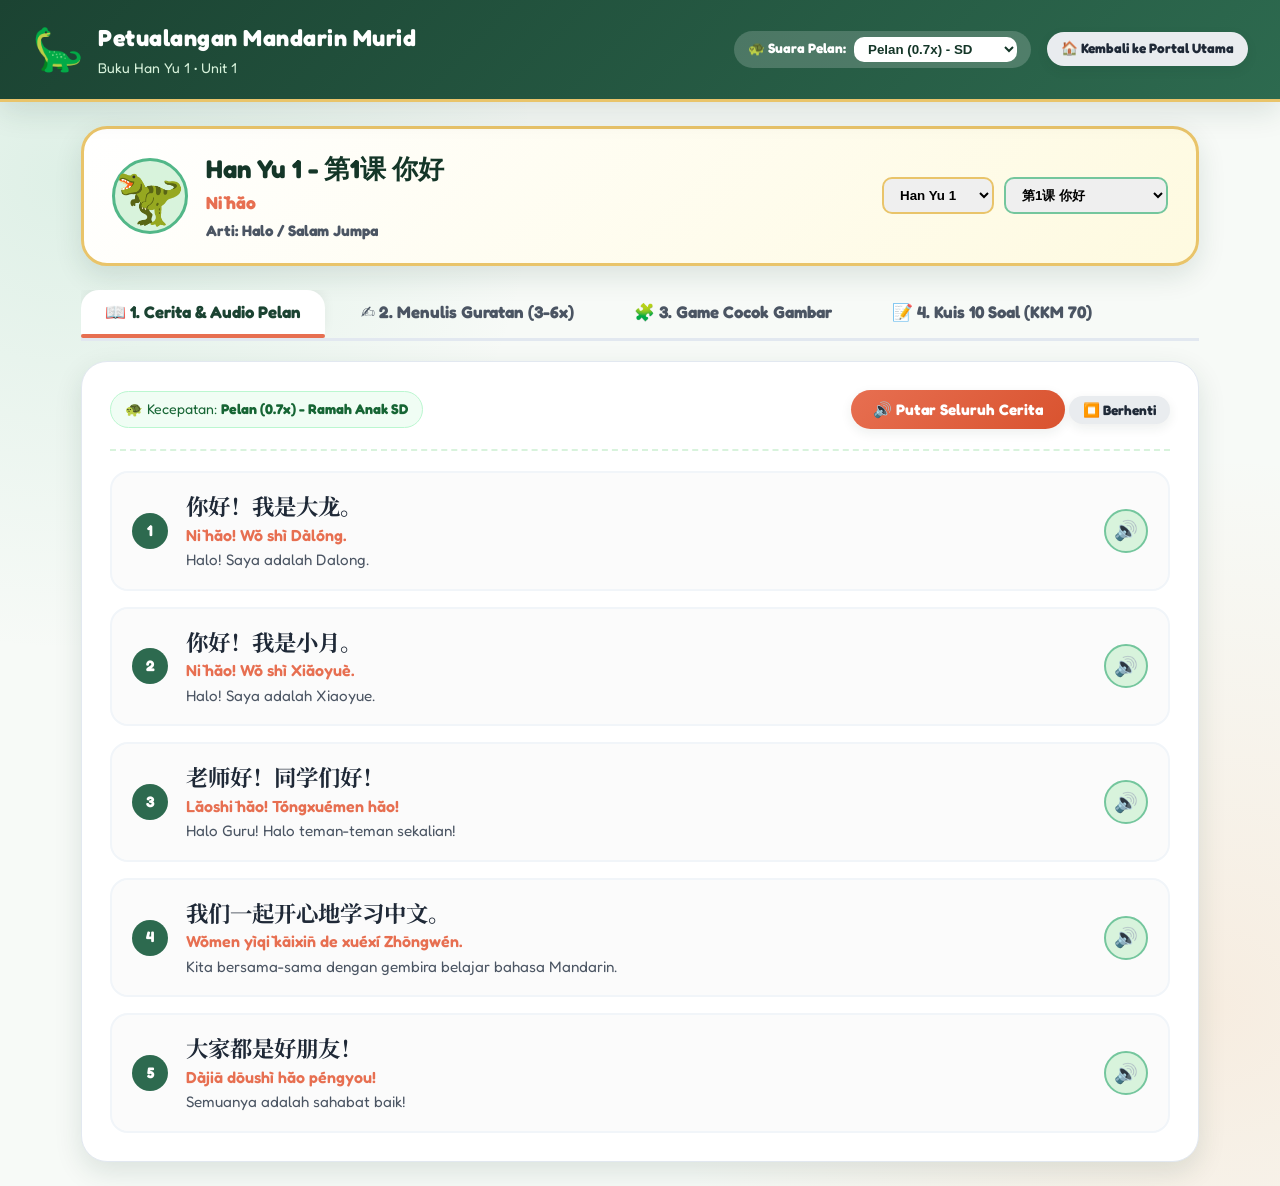
<file: student.html>
<!DOCTYPE html>
<html lang="id">
<head>
  <meta charset="UTF-8">
  <meta name="viewport" content="width=device-width, initial-scale=1.0">
  <title>Halaman Murid - Petualangan Mandarin Dinosaurus (Han Yu 1-12 Cerita Lengkap)</title>
  <meta name="description" content="Halaman Belajar Mandiri Khusus Murid SD: Cerita Audio Lamban, Latihan Menulis Guratan 3-6x Diperbanyak, Game Cocok Gambar, dan 10 Soal Kuis KKM 70.">
  
  <!-- Google Fonts -->
  <link rel="preconnect" href="https://fonts.googleapis.com">
  <link rel="preconnect" href="https://fonts.gstatic.com" crossorigin>
  <link href="https://fonts.googleapis.com/css2?family=Fredoka:wght@400;600;700;800&family=Nunito:wght@400;600;700;800;900&family=Noto+Serif+SC:wght@600;700;900&display=swap" rel="stylesheet">

  <style>
    :root {
      --dino-forest-dark: #143628;
      --dino-forest-deep: #1b4332;
      --dino-forest-mid: #2d6a4f;
      --dino-jungle-green: #40916c;
      --dino-leaf-light: #52b788;
      --dino-mint: #74c69d;
      --dino-pale-moss: #d8f3dc;
      --dino-amber: #e76f51;
      --dino-terracotta: #f4a261;
      --dino-gold: #e9c46a;
      --dino-sand: #fefae0;
      --dino-sky: #264653;
      --dino-bg-warm: #f7faf7;
      --dino-card-bg: #ffffff;
      --dino-border: #e2e8f0;
      --text-main: #1f2937;
      --text-muted: #4b5563;
      --text-light: #9ca3af;
      --radius-sm: 10px;
      --radius-md: 18px;
      --radius-lg: 26px;
      --radius-full: 9999px;
      --shadow-sm: 0 4px 12px rgba(20, 54, 40, 0.08);
      --shadow-md: 0 10px 28px rgba(20, 54, 40, 0.12);
      --shadow-lg: 0 18px 40px rgba(20, 54, 40, 0.16);
      --font-family: 'Fredoka', 'Nunito', 'Quicksand', system-ui, sans-serif;
      --font-chinese: 'Noto Serif SC', 'KaiTi', 'STKaiti', 'Microsoft YaHei', serif;
    }

    * { box-sizing: border-box; margin: 0; padding: 0; }

    body {
      font-family: var(--font-family);
      background-color: var(--dino-bg-warm);
      color: var(--text-main);
      line-height: 1.6;
      background-image: 
        radial-gradient(circle at 5% 15%, rgba(82, 183, 136, 0.15) 0%, transparent 30%),
        radial-gradient(circle at 95% 85%, rgba(244, 162, 97, 0.15) 0%, transparent 35%);
      min-height: 100vh;
      -webkit-font-smoothing: antialiased;
    }

    .dino-navbar {
      background: linear-gradient(135deg, var(--dino-forest-deep), var(--dino-forest-mid));
      color: white;
      padding: 16px 32px;
      display: flex;
      justify-content: space-between;
      align-items: center;
      position: sticky;
      top: 0;
      z-index: 100;
      box-shadow: var(--shadow-md);
      border-bottom: 3px solid var(--dino-gold);
    }

    .dino-brand {
      display: flex;
      align-items: center;
      gap: 14px;
      text-decoration: none;
      color: white;
    }

    .brand-icon {
      font-size: 2.6rem;
      animation: bounce 2s infinite ease-in-out;
    }

    .brand-titles h1 {
      font-size: 1.45rem;
      font-weight: 800;
      letter-spacing: 0.5px;
    }

    .brand-titles p {
      font-size: 0.88rem;
      color: var(--dino-pale-moss);
    }

    .navbar-right {
      display: flex;
      align-items: center;
      gap: 16px;
    }

    .speed-control-box {
      background: rgba(255,255,255,0.18);
      padding: 6px 14px;
      border-radius: var(--radius-full);
      display: flex;
      align-items: center;
      gap: 8px;
      font-size: 0.85rem;
      font-weight: 700;
    }

    .speed-control-box select {
      background: white;
      border: none;
      padding: 4px 10px;
      border-radius: var(--radius-sm);
      font-weight: 700;
      color: var(--dino-forest-dark);
      cursor: pointer;
    }

    .dino-btn {
      display: inline-flex;
      align-items: center;
      justify-content: center;
      gap: 8px;
      font-family: var(--font-family);
      font-weight: 700;
      font-size: 0.95rem;
      padding: 10px 22px;
      border-radius: var(--radius-full);
      border: none;
      cursor: pointer;
      transition: all 0.25s ease;
      box-shadow: var(--shadow-sm);
      text-decoration: none;
    }

    .dino-btn.primary {
      background: linear-gradient(135deg, var(--dino-amber), #d9532f);
      color: white;
    }

    .dino-btn.secondary {
      background: #e9ecef;
      color: var(--text-main);
    }

    .dino-btn.small {
      padding: 6px 14px;
      font-size: 0.85rem;
    }

    .student-container {
      max-width: 1150px;
      margin: 24px auto;
      padding: 0 16px;
    }

    .student-hero-bar {
      background: linear-gradient(135deg, white, var(--dino-sand));
      border: 3px solid var(--dino-gold);
      border-radius: var(--radius-lg);
      padding: 20px 28px;
      display: flex;
      justify-content: space-between;
      align-items: center;
      margin-bottom: 24px;
      box-shadow: var(--shadow-md);
      flex-wrap: wrap;
      gap: 16px;
    }

    .student-badge-info {
      display: flex;
      align-items: center;
      gap: 18px;
    }

    .student-dino-avatar {
      font-size: 3.5rem;
      background: var(--dino-pale-moss);
      width: 76px;
      height: 76px;
      display: flex;
      align-items: center;
      justify-content: center;
      border-radius: var(--radius-full);
      border: 3px solid var(--dino-leaf-light);
      animation: bounce 2s infinite ease-in-out;
    }

    .student-titles h1 {
      font-size: 1.6rem;
      font-weight: 900;
      color: var(--dino-forest-dark);
    }

    .student-titles p {
      font-size: 1.1rem;
      color: var(--dino-amber);
      font-weight: 800;
    }

    .dino-tabs-nav {
      display: flex;
      gap: 12px;
      margin-bottom: 20px;
      border-bottom: 3px solid #e2e8f0;
      padding-bottom: 4px;
      overflow-x: auto;
    }

    .dino-tab-item {
      background: none;
      border: none;
      padding: 12px 24px;
      font-family: var(--font-family);
      font-size: 1.05rem;
      font-weight: 800;
      color: var(--text-muted);
      cursor: pointer;
      border-radius: var(--radius-md) var(--radius-md) 0 0;
      display: flex;
      align-items: center;
      gap: 8px;
      transition: all 0.2s ease;
      position: relative;
    }

    .dino-tab-item:hover {
      color: var(--dino-forest-mid);
    }

    .dino-tab-item.active {
      color: var(--dino-forest-deep);
      background: white;
      box-shadow: 0 -4px 12px rgba(0,0,0,0.05);
    }

    .dino-tab-item.active::after {
      content: '';
      position: absolute;
      bottom: -4px;
      left: 0;
      right: 0;
      height: 4px;
      background: var(--dino-amber);
      border-radius: var(--radius-full);
    }

    .activity-panel {
      display: none;
    }

    .activity-panel.active {
      display: block;
      animation: fadeIn 0.3s ease;
    }

    /* STORY TAB */
    .story-hero-card {
      background: white;
      border-radius: var(--radius-lg);
      padding: 28px;
      box-shadow: var(--shadow-md);
      border: 1px solid var(--dino-border);
    }

    .story-top-actions {
      display: flex;
      justify-content: space-between;
      align-items: center;
      padding-bottom: 20px;
      margin-bottom: 20px;
      border-bottom: 2px dashed var(--dino-pale-moss);
      flex-wrap: wrap;
      gap: 12px;
    }

    .speed-indicator-badge {
      background: #f0fdf4;
      color: #166534;
      border: 1px solid #bbf7d0;
      padding: 6px 14px;
      border-radius: var(--radius-full);
      font-size: 0.88rem;
    }

    .story-sentences-list {
      display: flex;
      flex-direction: column;
      gap: 16px;
    }

    .sentence-row-card {
      background: #fbfbfb;
      border: 2px solid #f1f5f9;
      border-radius: var(--radius-md);
      padding: 16px 20px;
      display: flex;
      align-items: center;
      gap: 18px;
      transition: all 0.25s ease;
    }

    .sentence-row-card:hover {
      background: #f8fafc;
      border-color: var(--dino-mint);
      transform: translateX(4px);
    }

    .sentence-row-card.speaking-highlight {
      background: #fef3c7;
      border-color: var(--dino-amber);
      box-shadow: 0 4px 16px rgba(231, 111, 81, 0.2);
    }

    .sentence-num-badge {
      width: 36px;
      height: 36px;
      background: var(--dino-forest-mid);
      color: white;
      border-radius: var(--radius-full);
      display: flex;
      align-items: center;
      justify-content: center;
      font-weight: 800;
      font-size: 0.95rem;
      flex-shrink: 0;
    }

    .sentence-text-group {
      flex-grow: 1;
    }

    .sentence-hanzi {
      font-family: var(--font-chinese);
      font-size: 1.4rem;
      font-weight: 700;
      color: var(--text-main);
      line-height: 1.5;
    }

    .sentence-pinyin {
      font-size: 1rem;
      color: var(--dino-amber);
      font-weight: 600;
    }

    .sentence-indonesian {
      font-size: 0.95rem;
      color: var(--text-muted);
    }

    .sentence-audio-btn {
      background: var(--dino-pale-moss);
      border: 2px solid var(--dino-mint);
      color: var(--dino-forest-deep);
      width: 44px;
      height: 44px;
      border-radius: var(--radius-full);
      display: flex;
      align-items: center;
      justify-content: center;
      font-size: 1.2rem;
      cursor: pointer;
      transition: all 0.2s ease;
    }

    .sentence-audio-btn:hover {
      background: var(--dino-leaf-light);
      color: white;
      transform: scale(1.1);
    }

    /* STROKE CANVAS */
    .stroke-practice-container {
      background: white;
      border-radius: var(--radius-lg);
      padding: 28px;
      box-shadow: var(--shadow-md);
      border: 1px solid var(--dino-border);
    }

    .vocab-selector-tabs {
      display: flex;
      gap: 10px;
      margin-bottom: 24px;
      overflow-x: auto;
      padding-bottom: 6px;
    }

    .vocab-tab-btn {
      background: #f8fafc;
      border: 2px solid var(--dino-border);
      border-radius: var(--radius-md);
      padding: 8px 16px;
      cursor: pointer;
      display: flex;
      flex-direction: column;
      align-items: center;
      transition: all 0.2s;
      min-width: 80px;
    }

    .vocab-tab-btn:hover {
      border-color: var(--dino-mint);
      background: #f1f5f9;
    }

    .vocab-tab-btn.active {
      background: var(--dino-pale-moss);
      border-color: var(--dino-forest-mid);
      box-shadow: 0 4px 12px rgba(45, 106, 79, 0.15);
    }

    .vocab-tab-btn .v-hanzi {
      font-family: var(--font-chinese);
      font-size: 1.4rem;
      font-weight: 800;
      color: var(--dino-forest-dark);
    }

    .vocab-tab-btn .v-pinyin {
      font-size: 0.82rem;
      color: var(--dino-amber);
      font-weight: 700;
    }

    .stroke-workspace-grid {
      display: grid;
      grid-template-columns: 1fr 360px;
      gap: 28px;
      align-items: start;
    }

    .stroke-meta-panel {
      display: flex;
      flex-direction: column;
      gap: 18px;
    }

    .vocab-character-hero {
      background: linear-gradient(135deg, #fbfbfb, var(--dino-sand));
      border: 2px solid var(--dino-gold);
      border-radius: var(--radius-md);
      padding: 18px 24px;
      display: flex;
      align-items: center;
      gap: 20px;
    }

    .hero-hanzi {
      font-family: var(--font-chinese);
      font-size: 4.5rem;
      font-weight: 900;
      color: var(--dino-forest-deep);
      line-height: 1;
      background: white;
      width: 90px;
      height: 90px;
      display: flex;
      align-items: center;
      justify-content: center;
      border-radius: var(--radius-md);
      box-shadow: var(--shadow-sm);
      border: 2px solid var(--dino-border);
    }

    .hero-details {
      display: flex;
      flex-direction: column;
      gap: 4px;
    }

    .hero-pinyin {
      font-size: 1.3rem;
      font-weight: 800;
      color: var(--dino-amber);
      display: flex;
      align-items: center;
      gap: 8px;
    }

    .hero-meaning {
      font-size: 1.05rem;
      color: var(--text-main);
    }

    .hero-strokes {
      font-size: 0.88rem;
      color: var(--text-muted);
    }

    .stroke-order-roadmap {
      background: #f8fafc;
      border: 1px solid var(--dino-border);
      border-radius: var(--radius-md);
      padding: 14px 18px;
    }

    .roadmap-title {
      font-size: 0.92rem;
      font-weight: 800;
      color: var(--dino-forest-dark);
      margin-bottom: 6px;
    }

    .roadmap-tags {
      font-size: 0.95rem;
      font-weight: 700;
      color: var(--dino-forest-mid);
    }

    .target-repeater-box {
      background: #f0fdf4;
      border: 2px dashed var(--dino-leaf-light);
      border-radius: var(--radius-md);
      padding: 16px 20px;
      display: flex;
      flex-direction: column;
      gap: 12px;
    }

    .target-label {
      display: flex;
      justify-content: space-between;
      align-items: center;
      font-weight: 800;
      color: var(--dino-forest-dark);
    }

    .target-btn-group {
      display: flex;
      gap: 6px;
    }

    .target-btn {
      background: white;
      border: 1.5px solid var(--dino-leaf-light);
      border-radius: var(--radius-sm);
      padding: 4px 12px;
      font-weight: 800;
      font-size: 0.85rem;
      cursor: pointer;
      transition: all 0.2s;
    }

    .target-btn.active {
      background: var(--dino-forest-mid);
      color: white;
      border-color: var(--dino-forest-dark);
    }

    .eggs-row {
      display: flex;
      gap: 8px;
      font-size: 1.8rem;
      margin-bottom: 4px;
    }

    .repeat-egg {
      transition: transform 0.3s;
    }

    .repeat-egg.hatched {
      animation: bounce 1.5s infinite;
    }

    .progress-text {
      font-size: 0.9rem;
      color: var(--text-muted);
    }

    .stroke-demo-indicator {
      background: #eff6ff;
      border: 1px solid #bfdbfe;
      padding: 10px 16px;
      border-radius: var(--radius-sm);
      font-size: 0.9rem;
      color: #1e40af;
    }

    .stroke-canvas-wrapper {
      background: #fffdf7;
      border: 3px solid var(--dino-amber);
      border-radius: var(--radius-lg);
      padding: 14px;
      box-shadow: var(--shadow-md);
      display: flex;
      flex-direction: column;
      align-items: center;
    }

    #stroke-canvas {
      width: 100%;
      max-width: 330px;
      height: 330px;
      background: transparent;
      cursor: crosshair;
      touch-action: none;
      border-radius: var(--radius-sm);
    }

    .canvas-toolbar {
      display: flex;
      gap: 8px;
      margin-top: 14px;
      width: 100%;
      justify-content: center;
      flex-wrap: wrap;
    }

    .canvas-btn {
      background: #f1f5f9;
      border: 1px solid var(--dino-border);
      border-radius: var(--radius-full);
      padding: 6px 14px;
      font-size: 0.85rem;
      font-weight: 700;
      cursor: pointer;
      transition: all 0.2s;
    }

    .canvas-btn:hover {
      background: #e2e8f0;
    }

    .canvas-btn.primary-action {
      background: var(--dino-forest-mid);
      color: white;
      border-color: var(--dino-forest-dark);
    }

    .canvas-btn.danger-action {
      background: #fee2e2;
      color: #991b1b;
    }

    /* MATCHING GAME */
    .matching-header {
      display: flex;
      justify-content: space-between;
      align-items: center;
      margin-bottom: 20px;
      background: white;
      padding: 14px 20px;
      border-radius: var(--radius-md);
      box-shadow: var(--shadow-sm);
    }

    .matching-stats {
      display: flex;
      gap: 16px;
    }

    .stat-badge {
      background: #f1f5f9;
      padding: 6px 14px;
      border-radius: var(--radius-full);
      font-size: 0.9rem;
    }

    .matching-board {
      display: grid;
      grid-template-columns: 1fr 1fr;
      gap: 24px;
    }

    .match-column {
      background: white;
      border-radius: var(--radius-lg);
      padding: 20px;
      box-shadow: var(--shadow-md);
    }

    .col-title {
      font-size: 1.05rem;
      font-weight: 800;
      color: var(--dino-forest-dark);
      margin-bottom: 16px;
      border-bottom: 2px solid var(--dino-pale-moss);
      padding-bottom: 8px;
    }

    .cards-list {
      display: flex;
      flex-direction: column;
      gap: 12px;
    }

    .match-card {
      background: #fbfbfb;
      border: 2px solid #e2e8f0;
      border-radius: var(--radius-md);
      padding: 14px 18px;
      display: flex;
      align-items: center;
      justify-content: space-between;
      cursor: pointer;
      transition: all 0.2s ease;
      user-select: none;
    }

    .match-card:hover {
      transform: translateY(-2px);
      border-color: var(--dino-mint);
    }

    .match-card.selected {
      background: #fffbeb;
      border-color: var(--dino-amber);
      box-shadow: 0 4px 14px rgba(231, 111, 81, 0.25);
    }

    .match-card.matched {
      background: #f0fdf4;
      border-color: var(--dino-leaf-light);
      opacity: 0.6;
      pointer-events: none;
    }

    .match-card.wrong {
      background: #fef2f2;
      border-color: #ef4444;
      animation: shake 0.4s ease;
    }

    .card-hanzi {
      font-family: var(--font-chinese);
      font-size: 1.5rem;
      font-weight: 800;
      color: var(--dino-forest-dark);
    }

    .card-pinyin {
      font-size: 1rem;
      color: var(--dino-amber);
      font-weight: 700;
    }

    .card-icon {
      font-size: 2rem;
    }

    .card-label {
      font-size: 1.05rem;
      font-weight: 700;
      color: var(--text-main);
    }

    /* QUIZ ENGINE */
    .quiz-box-card {
      background: white;
      border-radius: var(--radius-lg);
      padding: 30px;
      box-shadow: var(--shadow-md);
      border: 1px solid var(--dino-border);
    }

    .quiz-top-bar {
      display: flex;
      justify-content: space-between;
      align-items: center;
      margin-bottom: 20px;
    }

    .quiz-badge-group {
      display: flex;
      gap: 10px;
    }

    .dino-pill {
      padding: 6px 14px;
      border-radius: var(--radius-full);
      font-size: 0.85rem;
      font-weight: 800;
    }

    .type-pill {
      background: #eff6ff;
      color: #1d4ed8;
      border: 1px solid #bfdbfe;
    }

    .kkm-pill {
      background: #fef3c7;
      color: #b45309;
      border: 1px solid #fde68a;
    }

    .quiz-counter {
      font-size: 0.95rem;
      color: var(--text-muted);
    }

    .question-header {
      background: #f8fafc;
      border-left: 5px solid var(--dino-amber);
      padding: 16px 20px;
      border-radius: 0 var(--radius-md) var(--radius-md) 0;
      margin-bottom: 24px;
      display: flex;
      justify-content: space-between;
      align-items: center;
      flex-wrap: wrap;
      gap: 14px;
    }

    .question-title {
      font-size: 1.25rem;
      font-weight: 800;
      color: var(--dino-forest-dark);
      flex-grow: 1;
    }

    .dino-audio-bubble-btn {
      background: linear-gradient(135deg, var(--dino-mint), var(--dino-jungle-green));
      color: white;
      border: none;
      padding: 8px 16px;
      border-radius: var(--radius-full);
      font-weight: 800;
      cursor: pointer;
      box-shadow: var(--shadow-sm);
      transition: all 0.2s ease;
    }

    .dino-audio-bubble-btn:hover {
      transform: scale(1.05);
    }

    .quiz-options-list {
      display: flex;
      flex-direction: column;
      gap: 12px;
      margin-bottom: 24px;
    }

    .quiz-option-item {
      background: #fdfdfd;
      border: 2px solid #e2e8f0;
      border-radius: var(--radius-md);
      padding: 14px 20px;
      display: flex;
      align-items: center;
      gap: 16px;
      cursor: pointer;
      transition: all 0.2s ease;
    }

    .quiz-option-item:hover {
      border-color: var(--dino-mint);
      background: #f8fafc;
    }

    .quiz-option-item.selected {
      background: #eff6ff;
      border-color: #3b82f6;
    }

    .quiz-option-item.correct {
      background: #ecfdf5;
      border-color: #10b981;
    }

    .quiz-option-item.incorrect {
      background: #fef2f2;
      border-color: #ef4444;
    }

    .opt-indicator {
      width: 32px;
      height: 32px;
      background: #e2e8f0;
      border-radius: var(--radius-full);
      display: flex;
      align-items: center;
      justify-content: center;
      font-weight: 800;
      color: var(--text-main);
      flex-shrink: 0;
    }

    .quiz-option-item.selected .opt-indicator {
      background: #3b82f6;
      color: white;
    }

    .quiz-option-item.correct .opt-indicator {
      background: #10b981;
      color: white;
    }

    .opt-text {
      font-size: 1.05rem;
      font-weight: 700;
      flex-grow: 1;
    }

    .opt-sound-btn {
      background: none;
      border: none;
      font-size: 1.2rem;
      cursor: pointer;
      opacity: 0.6;
    }

    .opt-sound-btn:hover {
      opacity: 1;
    }

    .quiz-footer-nav {
      display: flex;
      justify-content: space-between;
      align-items: center;
      margin-bottom: 20px;
    }

    .trophy-action-btn {
      background: linear-gradient(135deg, #f59e0b, #d97706);
      color: white;
      font-size: 1.05rem;
      padding: 12px 28px;
    }

    .quiz-dot-nav {
      display: flex;
      justify-content: center;
      gap: 8px;
      flex-wrap: wrap;
    }

    .quiz-dot {
      width: 36px;
      height: 36px;
      border-radius: var(--radius-full);
      border: 1.5px solid var(--dino-border);
      background: white;
      font-weight: 800;
      cursor: pointer;
    }

    .quiz-dot.active {
      background: var(--dino-forest-mid);
      color: white;
    }

    .quiz-dot.answered {
      border-color: var(--dino-amber);
    }

    .win-modal {
      position: fixed;
      top: 0; left: 0; right: 0; bottom: 0;
      background: rgba(0,0,0,0.65);
      backdrop-filter: blur(4px);
      display: flex;
      align-items: center;
      justify-content: center;
      z-index: 1000;
      padding: 20px;
    }

    .win-modal.hidden { display: none !important; }
    .win-modal.show { display: flex !important; }

    .win-modal-box {
      background: white;
      border-radius: var(--radius-lg);
      padding: 36px 32px;
      max-width: 520px;
      width: 100%;
      text-align: center;
      box-shadow: var(--shadow-lg);
      animation: popIn 0.3s cubic-bezier(0.175, 0.885, 0.32, 1.275);
    }

    .trophy-icon { font-size: 4.5rem; animation: float 2s infinite ease-in-out; }
    .roar-dino-icon { font-size: 4.5rem; animation: shake 0.6s infinite; }

    .kkm-passed-badge {
      background: #ecfdf5; color: #065f46; border: 1px solid #a7f3d0;
      padding: 6px 16px; border-radius: var(--radius-full); font-weight: 800;
      display: inline-block; margin: 12px 0;
    }

    .kkm-failed-badge {
      background: #fef2f2; color: #991b1b; border: 1px solid #fecaca;
      padding: 6px 16px; border-radius: var(--radius-full); font-weight: 800;
      display: inline-block; margin: 12px 0;
    }

    .action-buttons {
      display: flex; gap: 12px; justify-content: center; margin-top: 24px; flex-wrap: wrap;
    }

    @keyframes bounce { 0%, 100% { transform: translateY(0); } 50% { transform: translateY(-6px); } }
    @keyframes float { 0%, 100% { transform: translateY(0); } 50% { transform: translateY(-10px); } }
    @keyframes pulse-glow { 0%, 100% { transform: scale(1); } 50% { transform: scale(1.03); } }
    @keyframes shake { 0%, 100% { transform: translateX(0); } 25% { transform: translateX(-8px); } 75% { transform: translateX(8px); } }
    @keyframes fadeIn { from { opacity: 0; transform: translateY(8px); } to { opacity: 1; transform: translateY(0); } }
    @keyframes popIn { from { transform: scale(0.8); opacity: 0; } to { transform: scale(1); opacity: 1; } }

    @media (max-width: 860px) {
      .stroke-workspace-grid, .matching-board { grid-template-columns: 1fr; }
    }
  </style>
</head>
<body class="student-body">

  <header class="dino-navbar">
    <div class="dino-brand">
      <div class="brand-icon">🦕</div>
      <div class="brand-titles">
        <h1>Petualangan Mandarin Murid</h1>
        <p id="student-book-unit-badge">Buku Han Yu 1 • Unit 1</p>
      </div>
    </div>

    <div class="navbar-right">
      <div class="speed-control-box">
        <span>🐢 Suara Pelan:</span>
        <select id="tts-speed-selector">
          <option value="0.5">Sangat Pelan (0.5x)</option>
          <option value="0.7" selected>Pelan (0.7x) - SD</option>
          <option value="0.9">Sedang (0.9x)</option>
          <option value="1.0">Normal (1.0x)</option>
        </select>
      </div>

      <a href="index.html" class="dino-btn secondary small">
        🏠 Kembali ke Portal Utama
      </a>
    </div>
  </header>

  <main class="student-container">
    <section class="student-hero-bar">
      <div class="student-badge-info">
        <div class="student-dino-avatar" id="guide-avatar">🦖</div>
        <div class="student-titles">
          <h1 id="current-unit-title">Han Yu 1 - 第1课 你好</h1>
          <p id="current-unit-pinyin">Nǐ hǎo</p>
          <span style="font-size: 0.95rem; color: #4b5563; font-weight: 700;" id="current-unit-meaning">Arti: Halo / Salam Jumpa</span>
        </div>
      </div>

      <div style="display: flex; gap: 10px; align-items: center; flex-wrap: wrap;">
        <select id="student-quick-book" style="padding: 8px 12px; border-radius: var(--radius-sm); border: 2px solid var(--dino-gold); font-weight: 800; cursor: pointer;">
        </select>
        <select id="student-quick-unit" style="padding: 8px 12px; border-radius: var(--radius-sm); border: 2px solid var(--dino-mint); font-weight: 800; cursor: pointer;">
        </select>
      </div>
    </section>

    <nav class="dino-tabs-nav">
      <button class="dino-tab-item active" data-tab="story">📖 1. Cerita & Audio Pelan</button>
      <button class="dino-tab-item" data-tab="strokes">✍️ 2. Menulis Guratan (3-6x)</button>
      <button class="dino-tab-item" data-tab="matching">🧩 3. Game Cocok Gambar</button>
      <button class="dino-tab-item" data-tab="quiz">📝 4. Kuis 10 Soal (KKM 70)</button>
    </nav>

    <section class="activity-panel active" id="tab-panel-story">
      <div id="story-content-container"></div>
    </section>

    <section class="activity-panel" id="tab-panel-strokes">
      <div class="stroke-practice-container">
        <div class="section-label"><span>✍️ Pilih Kosakata untuk Ditulis:</span></div>
        <div class="vocab-selector-tabs" id="vocab-stroke-selector"></div>
        <div class="stroke-workspace-grid">
          <div class="stroke-meta-panel" id="stroke-meta-display"></div>
          <div class="stroke-canvas-wrapper">
            <div id="stroke-demo-indicator" class="stroke-demo-indicator" style="margin-bottom: 10px; text-align: center; width: 100%;">
              💡 Tulis karakter di kotak Mi Zi Ge di bawah ini:
            </div>
            <canvas id="stroke-canvas"></canvas>
            <div class="canvas-toolbar">
              <button class="canvas-btn primary-action" onclick="dinoWriter.checkPractice(false)">Periksa Tulisan 🦖</button>
              <button class="canvas-btn" onclick="dinoWriter.playDemoAnimation()">Contoh Guratan 🎬</button>
              <button class="canvas-btn" onclick="dinoWriter.undoStroke()">Batal ↺</button>
              <button class="canvas-btn danger-action" onclick="dinoWriter.clearCanvas()">Hapus 🧹</button>
              <button class="canvas-btn" onclick="dinoWriter.toggleOutline()">Panduan 👁️</button>
            </div>
          </div>
        </div>
      </div>
      <div id="stroke-celebration-modal" class="win-modal hidden"></div>
    </section>

    <section class="activity-panel" id="tab-panel-matching">
      <div id="matching-container"></div>
    </section>

    <section class="activity-panel" id="tab-panel-quiz">
      <div id="quiz-container"></div>
    </section>
  </main>

  <script>
    /* SCRIPT INLINE ZERO-DEPENDENCY STUDENT PORTAL EXPANDED */
    const HAN_YU_STORIES_DATABASE = {
      1: [
        { unit: 1, title: "第1课 你好", pinyin: "Nǐ hǎo", meaning: "Halo / Salam Jumpa", sentences: [ { hanzi: "你好！我是大龙。", pinyin: "Nǐ hǎo! Wǒ shì Dàlóng.", indonesian: "Halo! Saya adalah Dalong." }, { hanzi: "你好！我是小月。", pinyin: "Nǐ hǎo! Wǒ shì Xiǎoyuè.", indonesian: "Halo! Saya adalah Xiaoyue." }, { hanzi: "老师好！同学们好！", pinyin: "Lǎoshī hǎo! Tóngxuémen hǎo!", indonesian: "Halo Guru! Halo teman-teman sekalian!" }, { hanzi: "我们一起开心地学习中文。", pinyin: "Wǒmen yìqǐ kāixīn de xuéxí Zhōngwén.", indonesian: "Kita bersama-sama dengan gembira belajar bahasa Mandarin." }, { hanzi: "大家都是好朋友！", pinyin: "Dàjiā dōushì hǎo péngyou!", indonesian: "Semuanya adalah sahabat baik!" } ], vocab: [ { hanzi: "你", pinyin: "nǐ", meaning: "kamu / anda", strokes: 7, strokeOrder: ["撇", "竖", "撇", "横撇", "点", "横", "竖"], radical: "亻" }, { hanzi: "好", pinyin: "hǎo", meaning: "baik / bagus", strokes: 6, strokeOrder: ["撇点", "撇", "提", "横折", "横", "横"], radical: "女" }, { hanzi: "我", pinyin: "wǒ", meaning: "saya / aku", strokes: 7, strokeOrder: ["撇", "横", "竖钩", "提", "斜钩", "撇", "点"], radical: "戈" }, { hanzi: "他", pinyin: "tā", meaning: "dia (laki-laki)", strokes: 5, strokeOrder: ["撇", "竖", "横折钩", "竖", "竖弯钩"], radical: "亻" }, { hanzi: "她", pinyin: "tā", meaning: "dia (perempuan)", strokes: 6, strokeOrder: ["撇点", "撇", "提", "横折钩", "竖", "竖弯钩"], radical: "女" }, { hanzi: "们", pinyin: "men", meaning: "para / jamak", strokes: 5, strokeOrder: ["撇", "竖", "点", "竖折", "竖"], radical: "亻" }, { hanzi: "老师", pinyin: "lǎoshī", meaning: "guru / pengajar", strokes: 6, strokeOrder: ["横", "竖", "横", "撇", "竖", "横折折折钩"], radical: "耂" }, { hanzi: "同学", pinyin: "tóngxué", meaning: "teman sekelas", strokes: 6, strokeOrder: ["竖", "横折钩", "横", "横", "竖", "横折"], radical: "口" } ] },
        { unit: 2, title: "第2课 谢谢你", pinyin: "Xièxie nǐ", meaning: "Terima Kasih", sentences: [ { hanzi: "谢谢你帮我拿书。", pinyin: "Xièxie nǐ bāng wǒ ná shū.", indonesian: "Terima kasih kamu telah membantuku membawakan buku." }, { hanzi: "不客气，这是我应该做的。", pinyin: "Bú kèqi, zhè shì wǒ yīnggāi zuò de.", indonesian: "Sama-sama, ini sudah seharusnya aku lakukan." }, { hanzi: "放学了，我们对老师说再见。", pinyin: "Fàngxué le, wǒmen duì lǎoshī shuō zàijiàn.", indonesian: "Waktu pulang sekolah tiba, kami mengucapkan selamat tinggal kepada guru." }, { hanzi: "明天学校见！", pinyin: "Míngtiān xuéxiào jiàn!", indonesian: "Sampai jumpa besok di sekolah!" }, { hanzi: "大家有礼貌真懂事。", pinyin: "Dàjiā yǒu lǐmào zhēn dǒngshì.", indonesian: "Semua murid sopan dan berbudi pekerti baik." } ], vocab: [ { hanzi: "谢", pinyin: "xiè", meaning: "terima kasih", strokes: 12, strokeOrder: ["点", "横折提", "撇", "竖", "横折", "横", "横", "横", "竖", "横", "撇", "点"], radical: "讠" }, { hanzi: "不", pinyin: "bù", meaning: "tidak / bukan", strokes: 4, strokeOrder: ["横", "撇", "竖", "点"], radical: "一" }, { hanzi: "客气", pinyin: "kèqi", meaning: "sungkan / ramah", strokes: 9, strokeOrder: ["点", "点", "横钩", "撇", "横撇", "横", "竖", "撇", "捺"], radical: "宀" }, { hanzi: "再见", pinyin: "zàijiàn", meaning: "sampai jumpa", strokes: 6, strokeOrder: ["横", "竖", "横折钩", "竖", "横", "横"], radical: "冂" }, { hanzi: "请", pinyin: "qǐng", meaning: "silakan / tolong", strokes: 10, strokeOrder: ["点", "横折提", "横", "横", "竖", "提", "横折钩", "横", "横"], radical: "讠" }, { hanzi: "对不起", pinyin: "duìbuqǐ", meaning: "maaf", strokes: 5, strokeOrder: ["横撇", "点", "横", "竖钩", "点"], radical: "寸" }, { hanzi: "没关系", pinyin: "méi guānxi", meaning: "tidak apa-apa", strokes: 7, strokeOrder: ["点", "点", "提", "撇", "横折折撇", "捺"], radical: "氵" }, { hanzi: "礼貌", pinyin: "lǐmào", meaning: "sopan santun", strokes: 5, strokeOrder: ["点", "横撇", "竖", "撇", "点"], radical: "礻" } ] },
        { unit: 3, title: "第3课 你叫什么名字", pinyin: "Nǐ jiào shénme míngzi", meaning: "Siapa Namamu", sentences: [ { hanzi: "请问你叫什么名字？", pinyin: "Qǐngwèn nǐ jiào shénme míngzi?", indonesian: "Bolehkah saya bertanya siapa namamu?" }, { hanzi: "我叫明明，今年上一年级。", pinyin: "Wǒ jiào Míngming, jīnnián shàng yī niánjí.", indonesian: "Nama saya Mingming, tahun ini masuk kelas satu." }, { hanzi: "他叫大生，是我的同桌。", pinyin: "Tā jiào Dàshēng, shì wǒ de tóngzhuō.", indonesian: "Dia bernama Dasheng, dia adalah teman sebangkuku." }, { hanzi: "很高兴认识你们大家。", pinyin: "Hěn gāoxìng rènshi nǐmen dàjiā.", indonesian: "Sangat senang dapat berkenalan dengan kalian semua." }, { hanzi: "我们手拉手一起做游戏。", pinyin: "Wǒmen shǒulāshǒu yìqǐ zuò yóuxì.", indonesian: "Kami bergandengan tangan bersama-sama bermain game." } ], vocab: [ { hanzi: "叫", pinyin: "jiào", meaning: "dipanggil / bernama", strokes: 5, strokeOrder: ["竖", "横折", "横", "竖折撇", "竖"], radical: "口" }, { hanzi: "什么", pinyin: "shénme", meaning: "apa", strokes: 4, strokeOrder: ["撇", "竖", "横", "竖"], radical: "亻" }, { hanzi: "名字", pinyin: "míngzi", meaning: "nama lengkap", strokes: 6, strokeOrder: ["撇", "横撇", "点", "竖", "横折", "横"], radical: "夕" }, { hanzi: "认识", pinyin: "rènshi", meaning: "mengenal / kenal", strokes: 4, strokeOrder: ["点", "横折提", "撇", "捺"], radical: "讠" }, { hanzi: "高兴", pinyin: "gāoxìng", meaning: "senang / gembira", strokes: 10, strokeOrder: ["点", "横", "竖", "横折", "横", "点", "撇", "横", "竖钩", "点"], radical: "高" }, { hanzi: "也", pinyin: "yě", meaning: "juga", strokes: 3, strokeOrder: ["横折钩", "竖", "竖弯钩"], radical: "乙" }, { hanzi: "年级", pinyin: "niánjí", meaning: "tingkat kelas", strokes: 6, strokeOrder: ["撇", "横", "横", "竖", "横", "竖"], radical: "干" }, { hanzi: "朋友", pinyin: "péngyou", meaning: "sahabat teman", strokes: 4, strokeOrder: ["撇", "横折钩", "横", "横"], radical: "月" } ] },
        { unit: 4, title: "第4课 你几岁", pinyin: "Nǐ jǐ suì", meaning: "Berapa Usiamu", sentences: [ { hanzi: "小弟弟，你今年几岁了？", pinyin: "Xiǎo dìdi, nǐ jīnnián jǐ suì le?", indonesian: "Adik kecil, berapakah usiamu tahun ini?" }, { hanzi: "我今年七岁了。", pinyin: "Wǒ jīnnián qī suì le.", indonesian: "Saya tahun ini berusia tujuh tahun." }, { hanzi: "哥哥今年十岁，个子长得高。", pinyin: "Gēge jīnnián shí suì, gèzi zhǎng de gāo.", indonesian: "Kakak laki-laki berusia sepuluh tahun, badannya tinggi." }, { hanzi: "妹妹三岁，喜欢吃苹果。", pinyin: "Mèimei sān suì, xǐhuan chī píngguǒ.", indonesian: "Adik perempuan berusia tiga tahun, suka makan buah apel." }, { hanzi: "我们天天健康成长。", pinyin: "Wǒmen tiāntiān jiànkāng chéngzhǎng.", indonesian: "Kami setiap hari bertumbuh kembang dengan sehat." } ], vocab: [ { hanzi: "几", pinyin: "jǐ", meaning: "berapa", strokes: 2, strokeOrder: ["撇", "横折弯钩"], radical: "几" }, { hanzi: "岁", pinyin: "suì", meaning: "tahun (usia)", strokes: 6, strokeOrder: ["竖", "竖折", "竖", "撇", "横折钩", "横"], radical: "山" }, { hanzi: "一", pinyin: "yī", meaning: "satu", strokes: 1, strokeOrder: ["横"], radical: "一" }, { hanzi: "二", pinyin: "èr", meaning: "dua", strokes: 2, strokeOrder: ["横", "横"], radical: "二" }, { hanzi: "三", pinyin: "sān", meaning: "tiga", strokes: 3, strokeOrder: ["横", "横", "横"], radical: "一" }, { hanzi: "四", pinyin: "sì", meaning: "empat", strokes: 5, strokeOrder: ["竖", "横折", "撇", "竖弯", "横"], radical: "囗" }, { hanzi: "五", pinyin: "wǔ", meaning: "lima", strokes: 4, strokeOrder: ["横", "竖", "横折", "横"], radical: "二" }, { hanzi: "十", pinyin: "shí", meaning: "sepuluh", strokes: 2, strokeOrder: ["横", "竖"], radical: "十" } ] },
        { unit: 5, title: "第5课 这是我的书", pinyin: "Zhè shì wǒ de shū", meaning: "Ini Buku Saya", sentences: [ { hanzi: "这是我的中文课本。", pinyin: "Zhè shì wǒ de Zhōngwén kèběn.", indonesian: "Ini adalah buku pelajaran bahasa Mandarin saya." }, { hanzi: "那是老师的书包。", pinyin: "Nà shì lǎoshī de shūbāo.", indonesian: "Itu adalah tas sekolah milik guru." }, { hanzi: "课本里面有漂亮的图画。", pinyin: "Kèběn lǐmiàn yǒu piàoliang de túhuà.", indonesian: "Di dalam buku pelajaran terdapat gambar-gambar yang indah." }, { hanzi: "我每天认真阅读中文书。", pinyin: "Wǒ měitiān rènzhēn yuèdú Zhōngwén shū.", indonesian: "Saya setiap hari membaca buku Mandarin dengan tekun." }, { hanzi: "读书让我学到了许多知识。", pinyin: "Dúshū ràng wǒ xuédào le xǔduō zhīshi.", indonesian: "Membaca buku membuatku mempelajari banyak ilmu pengetahuan." } ], vocab: [ { hanzi: "这", pinyin: "zhè", meaning: "ini", strokes: 7, strokeOrder: ["点", "横", "撇", "点", "点", "横折折撇", "捺"], radical: "辶" }, { hanzi: "是", pinyin: "shì", meaning: "adalah", strokes: 9, strokeOrder: ["竖", "横折", "横", "横", "横", "竖", "横", "撇", "捺"], radical: "日" }, { hanzi: "那", pinyin: "nà", meaning: "itu", strokes: 6, strokeOrder: ["横折钩", "横", "横", "撇", "横折折折钩", "竖"], radical: "阝" }, { hanzi: "书", pinyin: "shū", meaning: "buku", strokes: 4, strokeOrder: ["横折", "横折钩", "竖", "点"], radical: "乙" }, { hanzi: "的", pinyin: "de", meaning: "milik / kepemilikan", strokes: 8, strokeOrder: ["撇", "竖", "横折", "横", "横", "撇", "横折弯钩", "点"], radical: "白" }, { hanzi: "本", pinyin: "běn", meaning: "jilid / buku", strokes: 5, strokeOrder: ["横", "竖", "撇", "捺", "横"], radical: "木" }, { hanzi: "看", pinyin: "kàn", meaning: "melihat / membaca", strokes: 9, strokeOrder: ["撇", "横", "横", "撇", "竖", "横折", "横", "横", "横"], radical: "目" }, { hanzi: "读", pinyin: "dú", meaning: "membaca teks", strokes: 10, strokeOrder: ["点", "横折提", "横", "竖", "横", "横撇", "点", "点", "横撇", "捺"], radical: "讠" } ] },
        { unit: 6, title: "第6课 这是谁的铅笔", pinyin: "Zhè shì shéi de qiānbǐ", meaning: "Ini Pensil Siapa", sentences: [ { hanzi: "这是谁的铅笔？", pinyin: "Zhè shì shéi de qiānbǐ?", indonesian: "Ini pensil milik siapa?" }, { hanzi: "这是小华的铅笔。", pinyin: "Zhè shì Xiǎohuá de qiānbǐ.", indonesian: "Ini adalah pensil milik Xiaohua." }, { hanzi: "桌子上还有一块橡皮和一把尺子。", pinyin: "Zhuōzi shàng hái yǒu yí kuài xiàngpí hé yì bǎ chǐzi.", indonesian: "Di atas meja masih ada sebuah penghapus dan sebuah penggaris." }, { hanzi: "用完文具要放进笔盒里。", pinyin: "Yòng wán wénjù yào fàng jìn bǐhé lǐ.", indonesian: "Setelah memakai alat tulis harus dimasukkan ke dalam kotak pensil." }, { hanzi: "好习惯从小养成。", pinyin: "Hǎo xíguàn cóng xiǎo yǎngchéng.", indonesian: "Kebiasaan yang baik dibina sejak usia dini." } ], vocab: [ { hanzi: "谁", pinyin: "shéi", meaning: "siapa", strokes: 10, strokeOrder: ["点", "横折提", "撇", "竖", "点", "横", "横", "横", "竖", "横"], radical: "讠" }, { hanzi: "铅笔", pinyin: "qiānbǐ", meaning: "pensil", strokes: 10, strokeOrder: ["撇", "横", "横", "横", "竖提", "撇", "横撇", "横", "竖", "横"], radical: "钅" }, { hanzi: "尺子", pinyin: "chǐzi", meaning: "penggaris", strokes: 4, strokeOrder: ["横折", "横", "撇", "点"], radical: "尸" }, { hanzi: "橡皮", pinyin: "xiàngpí", meaning: "penghapus karet", strokes: 15, strokeOrder: ["横", "竖", "撇", "点", "撇", "竖", "横折", "横", "横", "横", "撇", "竖提", "撇", "捺"], radical: "木" }, { hanzi: "桌子", pinyin: "zhuōzi", meaning: "meja tulis", strokes: 10, strokeOrder: ["竖", "横折", "横", "横", "横", "竖", "横折", "横", "撇", "捺"], radical: "木" }, { hanzi: "椅子", pinyin: "yǐzi", meaning: "kursi duduk", strokes: 9, strokeOrder: ["横", "竖", "撇", "点", "撇", "横折钩", "横", "竖弯钩", "横"], radical: "木" }, { hanzi: "书包", pinyin: "shūbāo", meaning: "tas sekolah", strokes: 5, strokeOrder: ["撇", "横折钩", "横折", "横", "竖弯钩"], radical: "勹" }, { hanzi: "有", pinyin: "yǒu", meaning: "ada / mempunyai", strokes: 6, strokeOrder: ["横", "撇", "竖", "横折钩", "横", "横"], radical: "月" } ] }
      ]
    };

    const BOOK_THEME_INFO = {
      1: { guide: { name: "Rexy (T-Rex Ceria)", avatar: "🦖", desc: "Rexy memandu dasar sapaan, keluarga, angka, dan warna untuk pemula SD!" }, level: "Tingkat 1 - Pemula SD (Kelas 1)" },
      2: { guide: { name: "Trishi (Triceratops Ramah)", avatar: "🦏", desc: "Trishi memandu perbandingan kata, posisi benda, cuaca, dan bagian tubuh!" }, level: "Tingkat 2 - Dasar SD (Kelas 2)" },
      3: { guide: { name: "Ptero (Pterodactyl Cerdas)", avatar: "🦅", desc: "Ptero memandu aktivitas sekolah, olahraga, seni musik, dan persahabatan!" }, level: "Tingkat 3 - Terampil SD (Kelas 3)" },
      4: { guide: { name: "Ankylo (Ankylosaurus Tangguh)", avatar: "🛡️", desc: "Ankylo memandu perbandingan, perjalanan, museum, Tembok Besar, dan musim!" }, level: "Tingkat 4 - Cakap SD (Kelas 4)" },
      5: { guide: { name: "Bronto (Brontosaurus Bijak)", avatar: "🦕", desc: "Bronto memandu dongeng fabel klasik Tiongkok dan peribahasa bijak!" }, level: "Tingkat 5 - Mahir SD (Kelas 5)" },
      6: { guide: { name: "Veloci (Velociraptor Gesit)", avatar: "🦎", desc: "Veloci memandu seni kaligrafi, opera Beijing, teh tradisional, dan wushu!" }, level: "Tingkat 6 - Mandiri SD (Kelas 6)" },
      7: { guide: { name: "Spino (Spinosaurus Gagah)", avatar: "🐊", desc: "Spino memandu teknologi modern, kereta cepat, AI cerdas, dan sains!" }, level: "Tingkat 7 - Terapan (SMP Kelas 7)" },
      8: { guide: { name: "Pachy (Pachycephalosaurus)", avatar: "🦬", desc: "Pachy memandu budi pekerti, gotong royong, integritas, dan disiplin waktu!" }, level: "Tingkat 8 - Lanjutan (SMP Kelas 8)" },
      9: { guide: { name: "Titan Master (Titanosaurus)", avatar: "🐉", desc: "Titan memandu pidato, apresiasi sastra, teks narasi, dan debat kritis!" }, level: "Tingkat 9 - Mahir Terpadu (SMP Kelas 9)" },
      10: { guide: { name: "Chrono Dino (Kronosaurus)", avatar: "⏳", desc: "Chrono memandu ekonomi global, e-commerce, dan negosiasi bisnis!" }, level: "Tingkat 10 - Pra-Lanjutan (SMA Kelas 10)" },
      11: { guide: { name: "Aero Dragon (Quetzalcoatlus)", avatar: "🦅", desc: "Aero memandu ekologi hijau, perubahan iklim, konservasi alam, dan riset ilmiah!" }, level: "Tingkat 11 - Mahir Lingkungan (SMA Kelas 11)" },
      12: { guide: { name: "Apex Emperor (Giganotosaurus)", avatar: "👑", desc: "Apex memandu filsafat, diplomasi dunia, evolusi aksara, dan penguasaan global!" }, level: "Tingkat 12 - Tingkat Tertinggi (SMA Kelas 12)" }
    };

    const CURRICULUM_UNITS_REGISTRY = {
      2: [ ["西瓜大 苹果小", "Xīguā dà, píngguǒ xiǎo", "Semangka Besar, Apel Kecil", "大", "dà", "besar", 3], ["哥哥高 弟弟矮", "Gēge gāo, dìdi ǎi", "Kakak Tinggi, Adik Pendek", "高", "gāo", "tinggi", 10], ["我的书包在哪里", "Wǒ de shūbāo zài nǎlǐ", "Di Mana Tas Sekolahku", "在", "zài", "berada di", 6], ["教室里有什么", "Jiàoshì lǐ yǒu shénme", "Ada Apa di Dalam Kelas", "教室", "jiàoshì", "ruang kelas", 9], ["我会说汉语", "Wǒ huì shuō Hànyǔ", "Saya Bisa Berbicara Mandarin", "说", "shuō", "berbicara", 9], ["妈妈在厨房做饭", "Māma zài chúfáng zuòfàn", "Ibu Memasak di Dapur", "做饭", "zuòfàn", "memasak", 11], ["爸爸去上班", "Bàba qù shàngbān", "Ayah Pergi Bekerja", "上班", "shàngbān", "bekerja kantor", 4], ["天气怎么样", "Tiānqì zěnmeyàng", "Bagaimana Cuacanya", "天气", "tiānqì", "cuaca", 4], ["我要喝果汁", "Wǒ yào hē guǒzhī", "Saya Mau Minum Jus Buah", "喝", "hē", "minum", 12], ["鸟儿在树上唱歌", "Niǎor zài shù shàng chànggē", "Burung Bernyanyi di Atas Pohon", "唱", "chàng", "bernyanyi", 11], ["我的衣服真好看", "Wǒ de yīfu zhēn hǎokàn", "Bajuku Sangat Bagus", "衣服", "yīfu", "pakaian baju", 6], ["我们一起去动物园", "Wǒmen yìqǐ qù dòngwùyuán", "Kita Bersama ke Kebun Binatang", "动物", "dòngwù", "hewan binatang", 9], ["今天是我的生日", "Jīntiān shì wǒ de shēngrì", "Hari Ini Ulang Tahunku", "生日", "shēngrì", "hari ulang tahun", 5], ["身体各部位", "Shēntǐ gè bùwèi", "Bagian-Bagian Tubuh", "身体", "shēntǐ", "tubuh jasmani", 7], ["快乐的周末", "Kuàilè de zhōumò", "Akhir Pekan yang Bahagia", "周末", "zhōumò", "akhir pekan", 8] ],
      3: [ ["新学期开始了", "Xīn xuéqī kāishǐ le", "Semester Baru Dimulai", "开学", "kāixué", "mulai sekolah", 4], ["我们的校园", "Wǒmen de xiàoyuán", "Kampus/Sekolah Kami", "校园", "xiàoyuán", "halaman sekolah", 10], ["图书馆借书", "Túshūguǎn jiè shū", "Meminjam Buku di Perpustakaan", "借", "jiè", "meminjam", 10], ["体育课跑步", "Tǐyùkè pǎobù", "Lari di Pelajaran Olahraga", "跑", "pǎo", "berlari cepat", 12], ["音乐课唱歌", "Yīnyuèkè chànggē", "Bernyanyi di Pelajaran Musik", "歌", "gē", "lagu nyanyian", 14], ["美术课画画", "Měishùkè huàhuà", "Menggambar di Pelajaran Seni", "画", "huà", "melukis gambar", 8], ["我的好朋友", "Wǒ de hǎo péngyou", "Sahabat Baikku", "朋友", "péngyou", "sahabat teman", 4], ["课间休息十分钟", "Kèjiān xiūxi shí fēnzhōng", "Istirahat Sepuluh Menit", "休息", "xiūxi", "beristirahat", 6], ["帮助同学", "Bāngzhù tóngxué", "Membantu Teman Sekelas", "帮", "bāng", "menolong bantu", 9], ["学习新汉字", "Xuéxí xīn hànzì", "Mempelajari Hanzi Baru", "汉字", "hànzì", "aksara Hanzi", 5], ["打扫教室", "Dǎsǎo jiàoshì", "Membersihkan Ruang Kelas", "扫", "sǎo", "menyapu bersih", 6], ["老师辛苦了", "Lǎoshī xīnkǔ le", "Terima Kasih Ibu Guru yang Berjasa", "辛苦", "xīnkǔ", "berjerih payah", 7], ["朗读课文", "Lǎngdú kèwén", "Membaca Teks dengan Nyaring", "读", "dú", "membaca bersuara", 10], ["讲故事比赛", "Jiǎng gùshi bǐsài", "Lomba Bercerita Mandarin", "故事", "gùshi", "cerita kisah", 6], ["学期总复习", "Xuéqī zǒng fùxí", "Review Ujian Akhir Semester", "复习", "fùxí", "mengulang materi", 9] ],
      4: [ ["我比你高", "Wǒ bǐ nǐ gāo", "Saya Lebih Tinggi dari Kamu", "比", "bǐ", "dibandingkan", 4], ["坐飞机去旅行", "Zuò fēijī qù lǚxíng", "Naik Pesawat Terbang Liburan", "飞机", "fēijī", "pesawat terbang", 3], ["参观博物馆", "Cānguān bówùguǎn", "Kunjungan Edukasi Museum", "参观", "cānguān", "mengunjungi pameran", 8], ["游览长城", "Yóulǎn Chángchéng", "Wisata Sejarah Tembok Besar", "长城", "Chángchéng", "Tembok Raksasa", 4], ["四季的变化", "Sìjì de biànhuà", "Keindahan Empat Musim", "季节", "jìjié", "musim cuaca", 8], ["农场里的小动物", "Nóngchǎng lǐ de xiǎo dòngwù", "Hewan Lucu di Peternakan", "农场", "nóngchǎng", "peternakan asri", 6], ["传统节日春节", "Chuántǒng jiérì Chūnjié", "Perayaan Tahun Baru Imlek", "春节", "Chūnjié", "Festival Musim Semi", 5], ["中秋节吃月饼", "Zhōngqiūjié chī yuèbǐng", "Festival Musim Gugur & Kue Bulan", "月饼", "yuèbǐng", "kue bulan lezat", 4], ["端午节赛龙舟", "Duānwǔjié sài lóngzhōu", "Festival Perahu Naga", "龙舟", "lóngzhōu", "perahu naga", 5], ["去超市购物", "Qù chāoshì gòuwù", "Berbelanja di Supermarket", "超市", "chāoshì", "pasar swalayan", 12], ["看病与健康", "Kànbìng yǔ jiànkāng", "Konsultasi Dokter & Kesehatan", "健康", "jiànkāng", "kebugaran sehat", 11], ["骑自行车去郊游", "Qí zìxíngchē qù jiāoyóu", "Bersepeda ke Luar Kota", "骑车", "qí chē", "mengayuh sepeda", 11], ["保护大自然", "Bǎohù dàzìrán", "Kelestarian Lingkungan Hidup", "保护", "bǎohù", "merawat menjaga", 9], ["制作手工模型", "Zhìzuò shǒugōng móxíng", "Kreativitas Prakarya", "制作", "zhìzuò", "membuat merakit", 8], ["快乐的假期", "Kuàilè de jiàqī", "Liburan Ceria", "假期", "jiàqī", "masa liburan", 10] ],
      5: [ ["古代寓言故事", "Gǔdài yùyán gùshi", "Fabel Klasik Kuno Penuh Hikmah", "寓言", "yùyán", "cerita fabel", 12], ["聪明的小猴子", "Cōngming de xiǎo hóuzi", "Monyet Cerdik dan Cerdas", "聪明", "cōngming", "pintar cerdik", 12], ["司马光砸缸", "Sīmǎ Guāng zá gāng", "Kecerdasan Sima Guang", "勇敢", "yǒnggǎn", "pemberani tangguh", 9], ["愚公移山", "Yúgōng yí shān", "Ketekunan Kakek Yu Gong Memindahkan Gunung", "坚持", "jiānchí", "pantang menyerah", 9], ["守株待兔", "Shǒu zhū dài tù", "Menjaga Pohon Menunggu Kelinci", "等待", "děngdài", "menanti usaha", 12], ["掩耳盗铃", "Yǎn ěr dào líng", "Menutup Telinga Mencuri Lonceng", "欺骗", "qīpiàn", "menipu diri", 12], ["画龙点睛", "Huà lóng diǎn jīng", "Sentuhan Terakhir Menghidupkan Naga", "精彩", "jīngcǎi", "sangat memukau", 14], ["刻舟求剑", "Kè zhōu qiú jiàn", "Memahat Perahu Mencari Pedang", "变化", "biànhuà", "berubah dinamis", 4], ["盲人摸象", "Mángrén mō xiàng", "Kisah Orang Buta Meraba Gajah", "全面", "quánmiàn", "menyeluruh utuh", 6], ["揠苗助长", "Yà miáo zhù zhǎng", "Menarik Bibit Membantu Tumbuh", "规律", "guīlǜ", "hukum alam", 10], ["狐假虎威", "Hú jiǎ hǔ wēi", "Rubah Meminjam Wibawa Harimau", "借用", "jièyòng", "memanfaatkan daya", 10], ["亡羊补牢", "Wáng yáng bǔ láo", "Memperbaiki Kandang Setelah Domba Hilang", "改正", "gǎizhèng", "segera membenahi", 7], ["塞翁失马", "Sài wēng shī mǎ", "Hikmah di Balik Musibah Kakek Sai Weng", "福祸", "fúhuò", "rezeki dan hikmah", 13], ["自相矛盾", "Zì xiāng máodùn", "Kontradiksi Tombak dan Perisai", "矛盾", "máodùn", "kontradiksi silang", 5], ["井底之蛙", "Jǐng dǐ zhī wā", "Katak di Dasar Sumur", "眼界", "yǎnjiè", "cakrawala pandang", 11] ],
      6: [ ["中国的传统艺术", "Zhōngguó de chuántǒng yìshù", "Seni Tradisional Tiongkok", "艺术", "yìshù", "karya seni", 6], ["京剧脸谱", "Jīngjù liǎnpǔ", "Topeng Karakter Opera Beijing", "戏曲", "xìqǔ", "seni drama pentas", 6], ["中国书法与文房四宝", "Zhōngguó shūfǎ yǔ wénfángsìbǎo", "Kaligrafi dan Empat Pusaka Tinta", "书法", "shūfǎ", "seni kaligrafi", 4], ["剪纸艺术", "Jiǎnzhǐ yìshù", "Seni Memotong Kertas Hias", "剪纸", "jiǎnzhǐ", "seni gunting kertas", 11], ["中国茶文化", "Zhōngguó chá wénhuà", "Upacara Minum Teh Tradisional", "茶道", "chádào", "seni seduh teh", 9], ["陶艺制作", "Táoyì zhìzuò", "Seni Gerabah Keramik Tanah Liat", "陶瓷", "táocí", "keramik porselen", 11], ["传统民乐演奏", "Chuántǒng mínyuè yǎnzòu", "Alat Musik Tradisional Guzheng & Erhu", "古筝", "gǔzhēng", "kecapi guzheng", 5], ["武术与太极拳", "Wǔshù yǔ tàijíquán", "Seni Bela Diri Wushu & Tai Chi", "太极", "tàijí", "senam tai chi", 4], ["传统建筑与故宫", "Chuántǒng jiànzhù yǔ Gùgōng", "Arsitektur Megah Kota Terlarang", "建筑", "jiànzhù", "struktur arsitektur", 9], ["丝绸之路传奇", "Sīchóu zhī lù chuánqí", "Jalur Sutra Kuno Penghubung Benua", "丝绸", "sīchóu", "kain sutra halus", 12], ["兵马俑的奇迹", "Bīngmǎyǒng de qíjì", "Keajaiban Patung Prajurit Terakota", "奇迹", "qíjì", "mukjizat karya", 8], ["传统节气文化", "Chuántǒng jiéqi wénhuà", "24 Musim Kalender Surya Kuno", "节气", "jiéqi", "titik musim surya", 5], ["十二生肖的故事", "Shí'èr shēngxiào de gùshi", "Legenda Urutan 12 Shio", "生肖", "shēngxiào", "zodiak shio", 5], ["传统美食与饺子", "Chuántǒng měishí yǔ jiǎozi", "Kuliner Tradisional Jiaozi / Pangsit", "美食", "měishí", "hidangan lezat", 9], ["文化交流的桥梁", "Wénhuà jiāoliú de qiáoliáng", "Jembatan Persahabatan Antar Bangsa", "交流", "jiāoliú", "berinteraksi akrab", 6] ],
      7: [ ["现代科技与生活", "Xiàndài kējì yǔ shēnghuó", "Sains dan Teknologi Modern Sehari-hari", "科技", "kējì", "sains teknologi", 9], ["高铁与中国速度", "Gāotiě yǔ Zhōngguó sùdù", "Kereta Cepat Menembus Kota", "速度", "sùdù", "kecepatan tinggi", 10], ["智能手机的应用", "Zhìnéng shǒujī de yìngyòng", "Aplikasi Smartphone Pintar Serbaguna", "智能", "zhìnéng", "pintar cerdas", 12], ["人工智能探索", "Réngōng zhìnéng tànsuǒ", "Kecerdasan Buatan AI Masa Depan", "算法", "suànfǎ", "algoritma komputasi", 8], ["太空探索与航天", "Tàikōng tànsuǒ yǔ hángtiān", "Penjelajahan Antariksa dan Roket", "探索", "tànsuǒ", "menjelajah semesta", 8], ["太阳能与清洁能源", "Tàiyángnéng yǔ qīngjié néngyuán", "Energi Matahari Ramah Lingkungan", "能源", "néngyuán", "sumber energi", 10], ["机器人在生活中的应用", "Jīqìrén zài shēnghuó zhōng de yìngyòng", "Robotik Pembantu Aktivitas Manusia", "服务", "fúwù", "melayani sigap", 8], ["互联网与现代通信", "Hùliánwǎng yǔ xiàndài tōngxìn", "Jaringan Internet Global", "连接", "liánjiē", "menghubungkan dunia", 10], ["3D打印技术", "Sān-D dǎyìn jìshù", "Teknologi Cetak Dimensi Tiga 3D", "创新", "chuàngxīn", "kreasi terobosan", 6], ["生物科技与基因", "Shēngwù kējì yǔ jīyīn", "Bioteknologi dan Kode Genetik", "生命", "shēngmìng", "kehidupan bernilai", 5], ["虚拟现实VR体验", "Xūnǐ xiànshí VR tǐyàn", "Dunia Virtual Reality Memukau", "体验", "tǐyàn", "merasakan langsung", 7], ["自动驾驶汽车", "Zìdòng jiàshǐ qìchē", "Mobil Otonom Pintar Tanpa Sopir", "安全", "ānquán", "keselamatan terjamin", 6], ["智能家居系统", "Zhìnéng jiājū xìtǒng", "Sistem Rumah Pintar Terpadu", "舒适", "shūshì", "nyaman tentram", 8], ["大数据与云计算", "Dà shùjù yǔ yún jìsuàn", "Pengolahan Big Data & Cloud Computing", "分析", "fēnxī", "menganalisis akurat", 8], ["走向未来科技", "Zǒuxiàng wèilái kējì", "Menyambut Era Kemajuan Teknologi", "未来", "wèilái", "masa depan cerah", 4] ],
      8: [ ["礼貌交往与尊重沟通", "Lǐmào jiāowǎng yǔ zūnzhòng gōutōng", "Sopan Santun dalam Pergaulan", "尊重", "zūnzhòng", "menghormati sesama", 12], ["团队合作创造辉煌", "Tuánduì hézuò chuàngzào huīhuáng", "Kekuatan Gotong Royong Kelompok", "合作", "hézuò", "kerjasama kompak", 6], ["诚实守信立身之本", "Chéngshí shǒuxìn lìshēn zhī běn", "Menjaga Kejujuran dan Integritas", "信用", "xìnyòng", "kepercayaan amanah", 9], ["坚持不懈战胜困难", "Jiānchí búxiè zhànshèng kùnnan", "Ketekunan Melompati Rintangan", "克服", "kèfú", "mengatasi rintangan", 7], ["热心志愿关爱社会", "Rèxīn zhìyuàn guān'ài shèhuì", "Aksi Relawan Membantu Sesama", "奉献", "fèngxiàn", "berdedikasi tulus", 8], ["百善孝为先感恩父母", "Bǎi shàn xiào wéi xiān gǎn'ēn fùmǔ", "Bakti Anak Menyayangi Orang Tua", "孝敬", "xiàojìng", "berbakti tulus", 7], ["勇敢面对生活挑战", "Yǒnggǎn miànduì shēnghuó tiǎozhàn", "Keberanian Menghadapi Ujian", "坚强", "jiānqiáng", "tangguh kuat", 11], ["学会包容与化解矛盾", "Xuéhuì bāoróng yǔ huàjiě máodùn", "Kelapangan Hati dan Memaafkan", "宽容", "kuānróng", "lapang dada bijak", 10], ["科学管理宝贵时间", "Kēxué guǎnlǐ bǎoguì shíjiān", "Menghargai Waktu dan Disiplin", "效率", "xiàolǜ", "efisiensi tinggi", 7], ["责任担当做合格公民", "Zérèn dāndāng zuò hégé gōngmín", "Rasa Tanggung Jawab Moral", "担当", "dāndāng", "berani memikul", 8], ["培养独立思辨能力", "Péiyǎng dúlì sībiàn nénglì", "Berpikir Kritis dan Mandiri", "思考", "sīkǎo", "menelaah kritis", 6], ["保持身心阳光健康", "Bǎochí shēnxīn yángguāng jiànkāng", "Kebugaran Jasmani dan Rohani", "健康", "jiànkāng", "sehat walafiat", 11], ["立下远大人生理想", "Lì xià yuǎndà rénshēng lǐxiǎng", "Menetapkan Visi Hidup Mulia", "追求", "zhuīqiú", "meraih impian", 9], ["包容互鉴多元文化", "Bāoróng hùjiàn duōyuán wénhuà", "Toleransi Antar Suku dan Budaya", "多元", "duōyuán", "keberagaman kaya", 6], ["全面发展做时代栋梁", "Quánmiàn fāzhǎn zuò shídài dòngliáng", "Menjadi Generasi Penerus Berprestasi", "优秀", "yōuxiù", "berbakat unggul", 6] ],
      9: [ ["古代寓言的深层启示", "Gǔdài yùyán de shēncéng qǐshì", "Pesan Moral Fabel Klasik", "启示", "qǐshì", "petunjuk hikmah", 7], ["品读中外文学名著", "Pǐndú zhōngwài wénxué míngzhù", "Apresiasi Karya Sastra Dunia", "经典", "jīngdiǎn", "karya agung abadi", 8], ["唐诗宋词的优美韵律", "Tángshī Sòngcí de yōuměi yùnlǜ", "Keindahan Syair Puisi Klasik", "韵律", "yùnlǜ", "ritme rima indah", 9], ["记叙文的情感表达", "Jìxùwén de qínggǎn biǎodá", "Menulis Karangan Narasi Emosional", "叙述", "xùshù", "alur penceritaan", 9], ["说明文的条理与逻辑", "Shuōmíngwén de tiáolǐ yǔ luóji", "Struktur Teks Eksplanasi Sains", "逻辑", "luóji", "nalar teratur logis", 8], ["议论文的立论与论证", "Yìlùnwén de lìlùn yǔ lùnzhèng", "Menyusun Argumen Logis dan Bukti", "论点", "lùndiǎn", "pokok gagasan tesis", 6], ["公众演讲的语言艺术", "Gōngzhòng yǎnjiǎng de yǔyán yìshù", "Seni Berbicara di Depan Publik", "演讲", "yǎnjiǎng", "orasi pidato fasih", 14], ["校园辩论赛的思辨交锋", "Xiàoyuán biànlùnsài de sībiàn jiāofēng", "Teknik Debat dan Tanggapan Kritis", "辩驳", "biànbó", "membantah logis", 14], ["新闻采写的客观真实", "Xīnwén cǎixiě de kèguān zhēnshí", "Jurnalistik Berita Terpercaya", "报道", "bàodào", "liputan fakta akurat", 12], ["话剧表演与舞台台词", "Huàjù biǎoyǎn yǔ wǔtái táicí", "Seni Peran Drama dan Dialog Teater", "舞台", "wǔtái", "panggung sandiwara", 6], ["现代优美抒情散文", "Xiàndài yōuměi shūqíng sǎnwén", "Menikmati Prosa Penuh Makna", "散文", "sǎnwén", "prosa liris indah", 12], ["读书笔记与提炼总结", "Dúshū bǐjì yǔ tíliàn zǒngjié", "Merangkum Intisari Bacaan Buku", "总结", "zǒngjié", "kesimpulan utuh", 8], ["创意广告文案设计", "Chuàngyì guǎnggào wén'àn shèjì", "Kreativitas Slogan Promosi", "创意", "chuàngyì", "gagasan segar unik", 9], ["人物深度访谈技巧", "Rénwù shēndù fǎngtán jìqiǎo", "Wawancara Tokoh Inspiratif", "访谈", "fǎngtán", "bincang mendalam", 6], ["文学创作的灵感源泉", "Wénxué chuàngzuò de línggǎn yuánquán", "Menggali Inspirasi Menulis Cerita", "灵感", "línggǎn", "ilham kreatif cipta", 11] ],
      10: [ ["经济全球化与合作共赢", "Jīngjì quánqiúhuà yǔ hézuò gòngyíng", "Globalisasi dan Perdagangan Bebas", "贸易", "màoyì", "perdagangan global", 12], ["国际商务沟通与谈判", "Guójì shāngwù gōutōng yǔ tánpàn", "Negosiasi Bisnis Multinasional", "谈判", "tánpàn", "perundingan kontrak", 10], ["高新科技与产业升级", "Gāoxīn kējì yǔ chǎnyè shēngjí", "Transformasi Industri Cerdas", "产业", "chǎnyè", "sektor industri maju", 8], ["青少年财商与储蓄规划", "Qīngshàonián cái shāng yǔ chǔxù guīhuà", "Literasi Keuangan dan Investasi", "储蓄", "chǔxù", "tabungan berencana", 12], ["知识产权保护与创新", "Zhīshi chǎnquán bǎohù yǔ chuàngxīn", "Hak Paten dan Perlindungan Karya", "专利", "zhuānlì", "hak paten inovasi", 4], ["电子商务与数字支付", "Diànzǐ shāngwù yǔ shùzì zhìfù", "Belanja Online dan Transaksi Digital", "支付", "zhìfù", "pembayaran non-tunai", 4], ["青年创业与社会价值", "Qīngnián chuàngyè yǔ shèhuì jiàzhí", "Kewirausahaan dan Kepedulian Sosial", "创业", "chuàngyè", "merintis usaha baru", 9], ["企业社会责任与担当", "Qǐyè shèhuì zérèn yǔ dāndāng", "Tanggung Jawab Sosial Perusahaan CSR", "责任", "zérèn", "tanggung jawab mulia", 11], ["全球物流与供应链运作", "Quánqiú wùliú yǔ gōngyìngliàn yùnzuò", "Logistik dan Rantai Pasok Modern", "运输", "yùnshū", "pengiriman barang", 9], ["跨国团队协同与领导力", "Kuàguó tuánduì xiétóng yǔ lǐngdǎolì", "Kepemimpinan Tim Multikultural", "领导", "lǐngdǎo", "memimpin visioner", 11], ["品牌建设与市场推广", "Pǐnpái jiànshè yǔ shìchǎng tuīguǎng", "Branding dan Strategi Pemasaran", "营销", "yíngxiāo", "pemasaran efektif", 12], ["绿色经济与可持续发展", "Lǜsè jīngjì yǔ kěchíxù fāzhǎn", "Ekonomi Hijau dan Keberlanjutan", "低碳", "dītàn", "ramah lingkungan", 7], ["国际会展与贸易洽谈", "Guójì huìzhǎn yǔ màoyì qiàtán", "Pameran Dagang Internasional", "展会", "zhǎnhuì", "pameran ekspo", 10], ["现代金融与风险防范", "Xiàndài jīnróng yǔ fēngxiǎn fángfàn", "Manajemen Risiko Finansial", "投资", "tóuzī", "investasi bijak", 7], ["把握未来商业新机遇", "Bǎwò wèilái shāngyè xīn jīyù", "Menyambut Peluang Bisnis Baru", "机遇", "jīyù", "kesempatan emas", 10] ],
      11: [ ["全球生态危机与环境保护", "Quánqiú shēngtài wēijī yǔ huánjìng bǎohù", "Krisil Ekologi Global dan Konservasi", "生态", "shēngtài", "ekosistem alam", 5], ["生物多样性与物种保护", "Shēngwù duōyàngxìng yǔ wùzhǒng bǎohù", "Perlindungan Keanekaragaman Hayati", "物种", "wùzhǒng", "spesies flora fauna", 8], ["气候变化与碳中和目标", "Qìhòu biànhuà yǔ tànzhōnghé mùbiāo", "Perubahan Iklim dan Nol Karbon", "减排", "jiǎnpái", "reduksi emisi", 9], ["海洋生态保护与蓝色经济", "Hǎiyáng shēngtài bǎohù yǔ lánsè jīngjì", "Kelestarian Ekosistem Laut", "海洋", "hǎiyáng", "samudra luas", 10], ["森林保护与绿色家园", "Sēnlín bǎohù yǔ lǜsè jiāyuán", "Pelestarian Hutan Paru-Paru Dunia", "植树", "zhíshù", "penghijauan pohon", 12], ["极地探险与科学考察", "Jídì tànxiǎn yǔ kēxué kǎochá", "Ekspedisi Ilmiah Kutub Bumi", "冰川", "bīngchuān", "lapisan gletser", 6], ["荒漠化治理与生态修复", "Huāngmòhuà zhìlǐ yǔ shēngtài xiūfù", "Restorasi Gurun dan Penghijauan", "治理", "zhìlǐ", "penataan kembali", 8], ["城市绿色低碳可持续发展", "Chéngshì lǜsè dītàn kěchíxù fāzhǎn", "Kota Ramah Lingkungan Masa Depan", "宜居", "yíjū", "layak huni nyaman", 8], ["水资源保护与节约利用", "Shuǐ zīyuán bǎohù yǔ jiéyuē lìyòng", "Konservasi Sumber Daya Air Bersih", "节约", "jiéyuē", "hemat bijaksana", 5], ["环保科技创新与应用", "Huánbǎo kējì chuàngxīn yǔ yìngyòng", "Inovasi Teknologi Hijau", "净化", "jìnghuà", "pemurnian udara air", 8], ["青少年环保行动与倡议", "Qīngshàonián huánbǎo xíngdòng yǔ chàngyì", "Aksi Nyata Generasi Hijau", "倡议", "chàngyì", "mengajak peduli", 4], ["人与自然和谐共生之道", "Rén yǔ zìrán héxié gòngshēng zhī dào", "Harmoni Manusia dan Semesta Alam", "和谐", "héxié", "keselarasan damai", 8], ["循环经济与零废弃生活", "Xúnhuán jīngjì yǔ língfèiqì shēnghuó", "Gaya Hidup Bebas Sampah Zero Waste", "回收", "huíshōu", "daur ulang sampah", 6], ["地球日与全球环保合作", "Dìqiúrì yǔ quánqiú huánbǎo hézuò", "Kerjasama Internasional Hari Bumi", "守护", "shǒuhù", "menjaga setia", 6], ["守护我们共同的美丽家园", "Shǒuhù wǒmen gòngtóng de měilì jiāyuán", "Menjaga Bumi Ibu Pertiwi Tercinta", "家园", "jiāyuán", "tanah air bumi", 10] ],
      12: [ ["世界文明的交流与互鉴", "Shìjiè wénmíng de jiāoliú yǔ hùjiàn", "Dialog Antar Peradaban Dunia", "文明", "wénmíng", "peradaban luhur", 4], ["古代丝绸之路的当代启示", "Gǔdài sīchóu zhī lù de dāngdài qǐshì", "Revitalisasi Jalur Sutra Baru", "辉煌", "huīhuáng", "kejayaan agung", 12], ["现代汉字演变与构字美学", "Xiàndài hànzì yǎnbiàn yǔ gòuzì měixué", "Evolusi dan Estetika Hanzi", "造字", "zàozì", "pembentukan aksara", 7], ["跨文化沟通与全球胜任力", "Kuà wénhuà gōutōng yǔ quánqiú shèngrènlì", "Kompetensi Komunikasi Global", "包容", "bāoróng", "keterbukaan jiwa", 5], ["国际中文教育的发展", "Guójì Zhōngwén jiàoyù de fāzhǎn", "Pengajaran Mandarin di Ranah Global", "传播", "chuánbō", "menyebarkan wawasan", 12], ["文学批评与多维鉴赏", "Wénxué pīpíng yǔ duōwéi jiànshǎng", "Kritik Sastra dan Analisis Makna", "洞察", "dòngchá", "pandangan tajam mendalam", 9], ["跨学科融合与综合视野", "Kuà xuékē rónghé yǔ zōnghé shìyě", "Integrasi Lintas Disiplin Ilmu", "融合", "rónghé", "peleburan disiplin", 12], ["东方哲学与修身养性", "Dōngfāng zhéxué yǔ xiūshēn yǎngxìng", "Harmoni Jiwa dan Olah Batin", "宁静", "níngjìng", "kedamaian kalbu", 5], ["全球治理与多边外交", "Quánqiú zhìlǐ yǔ duōbiān wàijiāo", "Diplomasi dan Perdamaian Dunia", "治理", "zhìlǐ", "tata kelola dunia", 8], ["数字人文与文物数字化", "Shùzì rénwén yǔ wénwù shùzìhuà", "Digital Humanities Merawat Cagar Budaya", "遗产", "yíchǎn", "warisan luhur bangsa", 5], ["现代诗歌的意象探索", "Xiàndài shīgē de yìxiàng tànsuǒ", "Eksplorasi Metafora Puisi Kontemporer", "意象", "yìxiàng", "simbol puisi metafora", 13], ["高级辩论与逻辑闭环", "Gāojí biànlùn yǔ luóji bìhuán", "Retorika Orasi dan Logika Sempurna", "雄辩", "xióngbiàn", "orasi fasih berbobot", 12], ["科学哲学与认知边界", "Kēxué zhéxué yǔ rènzhī biānjiè", "Filsafat Sains Menembus Batas Pengetahuan", "真理", "zhēnlǐ", "kebenaran hakiki ilmiah", 10], ["全球胜任力与青年担当", "Quánqiú shèngrènlì yǔ qīngnián dāndāng", "Kepemimpinan Global Generasi Muda", "卓越", "zhuóyuè", "prestasi gemilang", 12], ["汉语之光连接世界大道", "Hànyǔ zhī guāng liánjiē shìjiè dàdào", "Mandarin Menghubungkan Jantung Dunia", "光明", "guāngmíng", "cahaya masa depan", 6] ]
    };

    function getUnitStoryData(bookId, unitId, unitTitle, unitPinyin, unitMeaning, vocabList) {
      if (HAN_YU_STORIES_DATABASE[bookId] && HAN_YU_STORIES_DATABASE[bookId][unitId - 1]) {
        return HAN_YU_STORIES_DATABASE[bookId][unitId - 1].sentences;
      }
      const rawTitle = unitTitle.replace(/第\d+课\s*/, '');
      const v1 = (vocabList && vocabList[0]) ? vocabList[0] : { hanzi: "学习", pinyin: "xuéxí", meaning: "belajar" };
      const v2 = (vocabList && vocabList[1]) ? vocabList[1] : { hanzi: "朋友", pinyin: "péngyou", meaning: "sahabat" };
      return [
        { hanzi: `今天我们在中文课上学习《${rawTitle}》，内容非常丰富精彩。`, pinyin: `Jīntiān wǒmen zài Zhōngwén kè shàng xuéxí "${rawTitle}", nèiróng fēicháng fēngfù jīngcǎi.`, indonesian: `Hari ini di kelas bahasa Mandarin kita mempelajari topik "${rawTitle}", isinya sangat kaya dan menarik.` },
        { hanzi: `老师生动地为大家讲解核心生字‘${v1.hanzi}’（${v1.pinyin}），它的含义是‘${v1.meaning}’。`, pinyin: `Lǎoshī shēngdòng de wèi dàjiā jiǎngjiě héxīn shēngzì '${v1.hanzi}' (${v1.pinyin}), tā de hányì shì '${v1.meaning}'.`, indonesian: `Guru dengan jelas menerangkan kosakata utama '${v1.hanzi}' (${v1.pinyin}), artinya adalah '${v1.meaning}'.` },
        { hanzi: `同学们在田字格里一笔一画练习书写，熟练掌握了‘${v2.hanzi}’（${v2.pinyin}）的笔画顺序和拼音读音。`, pinyin: `Tóngxuémen zài tiánzìgé lǐ yì bǐ yí huà liànxí shūxiě, shúliàn zhǎngwò le '${v2.hanzi}' (${v2.pinyin}) de bǐhuà shùnxù hé pīnyīn dúyīn.`, indonesian: `Para siswa menulis di kotak Mi Zi Ge dengan rapi, menguasai urutan guratan serta pelafalan Pinyin kata '${v2.hanzi}' (${v2.pinyin}).` },
        { hanzi: `通过趣味生动的课文朗读和对话互动，大家牢牢记住了本课的重点句子。`, pinyin: `Tōngguò qùwèi shēngdòng de kèwén lǎngdú hé duìhuà hùdòng, dàjiā láoláo jìzhù le běn kè de zhòngdiǎn jùzi.`, indonesian: `Melalui membaca teks pelajaran dan percakapan interaktif, kami mengingat kalimat utama materi ini dengan baik.` },
        { hanzi: `小恐龙们高兴地互相鼓励，大家每天都在快乐地学好中文！`, pinyin: `Xiǎo kǒnglóng men gāoxìng de hùxiāng gǔlì, dàjiā měitiān dōu zài kuàilè de xuéhǎo Zhōngwén!`, indonesian: `Dinosaurus cilik saling memberi semangat, semua murid dengan gembira membuat kemajuan belajar bahasa Mandarin!` }
      ];
    }

    function generateUnitQuestions(bookId, unitId, unitTitle, unitPinyin, unitMeaning, vocabList) {
      const v1 = (vocabList && vocabList[0]) ? vocabList[0] : { hanzi: "你好", pinyin: "nǐ hǎo", meaning: "halo", strokes: 7 };
      const v2 = (vocabList && vocabList[1]) ? vocabList[1] : { hanzi: "学习", pinyin: "xuéxí", meaning: "belajar", strokes: 8 };

      return [
        { id: `q_${bookId}_${unitId}_1`, type: "meaning", question: `Apa arti dari kosakata '${v1.hanzi}' (${v1.pinyin}) pada materi ${unitTitle}?`, audioText: `${v1.pinyin} shì shénme yìsi?`, options: [ v1.meaning, "Berlari kencang di lapangan", "Membeli baju baru di pasar", "Minum air es dingin" ], correctIndex: 0, explanation: `'${v1.hanzi}' (${v1.pinyin}) bermakna '${v1.meaning}'.` },
        { id: `q_${bookId}_${unitId}_2`, type: "pinyin", question: `Pilihlah bacaan Pinyin yang benar dan tepat untuk karakter '${v1.hanzi}':`, audioText: `Qǐng xuǎnzhé zhèngquè de pīnyīn.`, options: [ v1.pinyin, "zàijiàn", "xièxie", "nǐ hǎo" ], correctIndex: 0, explanation: `Karakter '${v1.hanzi}' dibaca '${v1.pinyin}'.` },
        { id: `q_${bookId}_${unitId}_3`, type: "strokes", question: `Berapakah jumlah goresan (bi hua) dari karakter '${v1.hanzi[0]}'?`, audioText: `${v1.hanzi[0]} zì yǒu jǐ huà?`, options: [ `${v1.strokes || 6} goresan`, `${(v1.strokes || 6) + 2} goresan`, `${Math.max(2, (v1.strokes || 6) - 2)} goresan`, `${(v1.strokes || 6) + 4} goresan` ], correctIndex: 0, explanation: `Karakter '${v1.hanzi[0]}' terdiri atas ${v1.strokes || 6} goresan.` },
        { id: `q_${bookId}_${unitId}_4`, type: "sentence_order", question: `Susunlah kata-kata acak berikut menjadi kalimat yang benar: [${v1.hanzi} / 认真 / 我们]`, audioText: `Qǐng lián cí chéng jù.`, options: [ `我们 认真 ${v1.hanzi}。`, `认真 我们 ${v1.hanzi}。`, `${v1.hanzi} 我们 认真。`, `认真 ${v1.hanzi} 我们。` ], correctIndex: 0, explanation: `Susunan baku: Subjek (我们) + Keterangan (认真) + Predikat (${v1.hanzi}).` },
        { id: `q_${bookId}_${unitId}_5`, type: "picture_match", question: `Pilihlah ilustrasi gambar yang paling cocok menggambarkan isi cerita '${unitTitle}'!`, audioText: `Nǎge túpiàn shì duì de?`, options: [ `📖 Gambar dinosaurus cilik sedang tekun mempelajari materi ${v1.meaning}`, "🌧️ Gambar hujan lebat di luar jendela rumah yang sepi", "🛒 Keranjang belanja supermarket yang kosong tanpa barang", "🚪 Pintu kayu cokelat yang tertutup rapat" ], correctIndex: 0, explanation: `Ilustrasi buku mencerminkan esensi cerita materi '${unitTitle}'.` },
        { id: `q_${bookId}_${unitId}_6`, type: "fill_blank", question: `Lengkapilah kalimat rumpang ini: ‘我们大家一起开心地 ____ 中文。’`, audioText: `Wǒmen dàjiā yìqǐ kāixīn de shénme Zhōngwén?`, options: [ `学习 (${v2.pinyin})`, "睡觉 (shuìjiào)", "哭泣 (kūqì)", "离开 (líkāi)" ], correctIndex: 0, explanation: `Jawaban tepat adalah '学习' (belajar).` },
        { id: `q_${bookId}_${unitId}_7`, type: "radical", question: `Apakah nama radikal (bushou) dari karakter '${v1.hanzi[0]}'?`, audioText: `${v1.hanzi[0]} zì de bùshǒu shì shénme?`, options: [ `Radikal '${v1.radical || '文'}'`, "Radikal '氵' (air)", "Radikal '火' (api)", "Radikal '木' (kayu)" ], correctIndex: 0, explanation: `Radikal pembentuk karakter '${v1.hanzi[0]}' adalah '${v1.radical || '文'}'.` },
        { id: `q_${bookId}_${unitId}_8`, type: "meaning_2", question: `Apa arti bahasa Indonesia dari kosakata kedua '${v2.hanzi}' (${v2.pinyin})?`, audioText: `${v2.pinyin} shì shénme yìsi?`, options: [ v2.meaning, "Menari di panggung", "Menaiki sepeda motor", "Menyiram tanaman bunga" ], correctIndex: 0, explanation: `'${v2.hanzi}' (${v2.pinyin}) berarti '${v2.meaning}'.` },
        { id: `q_${bookId}_${unitId}_9`, type: "dialogue", question: `Jika teman menyapa ‘${v1.hanzi} (${v1.pinyin})’, respon balasan yang paling sopan adalah:`, audioText: `Duìfāng shuō ${v1.pinyin}, nǐ yīnggāi zěnme huídá?`, options: [ `${v1.hanzi}！(${v1.pinyin})`, "不客气！(Bú kèqi)", "没关系！(Méi guānxi)", "对不起！(Duìbuqǐ)" ], correctIndex: 0, explanation: `Sapaan dibalas dengan sapaan hangat yang setara.` },
        { id: `q_${bookId}_${unitId}_10`, type: "comprehension", question: `Berdasarkan teks narasi cerita '${unitTitle}', apa pesan utama yang dipelajari murid?`, audioText: `Běn kè de zhǔyào nèiróng shì shénme?`, options: [ `Semangat dan tekun mempelajari kosakata '${v1.hanzi}' dan '${v2.hanzi}'`, "Hanya bermain game tanpa membaca buku", "Tidur larut malam setiap hari", "Tidak mengerjakan tugas sekolah" ], correctIndex: 0, explanation: `Pesan utama adalah ketekunan belajar bahasa Mandarin.` }
      ];
    }

    function buildFullCurriculumDatabase() {
      const books = [];
      for (let b = 1; b <= 12; b++) {
        const bookTheme = BOOK_THEME_INFO[b];
        let unitsList = [];
        if (b === 1) {
          unitsList = HAN_YU_STORIES_DATABASE[1].map(u => ({
            id: u.unit, unitNumber: u.unit, title: u.title, pinyin: u.pinyin, meaning: u.meaning, lessons: [u.title],
            story: { title: `Cerita Han Yu 1 Unit ${u.unit}: ${u.title}`, hanzi: u.sentences.map(s => s.hanzi).join(' '), pinyin: u.sentences.map(s => s.pinyin).join(' '), indonesian: u.sentences.map(s => s.indonesian).join(' '), sentences: u.sentences },
            vocab: u.vocab,
            matchingPairs: u.vocab.map((v, vIdx) => ({ id: `m_1_${u.unit}_${vIdx}`, hanzi: v.hanzi, pinyin: v.pinyin, meaning: v.meaning, icon: ["🌟", "📚", "🎨", "⚽", "🍎", "🏡", "🦖", "🌿"][vIdx % 8], category: "kosakata" })),
            quizQuestions: generateUnitQuestions(1, u.unit, u.title, u.pinyin, u.meaning, u.vocab)
          }));
        } else {
          const unitArray = CURRICULUM_UNITS_REGISTRY[b];
          unitsList = unitArray.map((uItem, idx) => {
            const uNum = idx + 1;
            const [uTitleRaw, uPinyin, uMeaning, vHanzi, vPinyin, vMeaning, vStrokes] = uItem;
            const uTitle = `第${uNum}课 ${uTitleRaw}`;
            const vocabList = [
              { hanzi: vHanzi, pinyin: vPinyin, meaning: vMeaning, strokes: vStrokes, strokeOrder: ["横", "竖", "撇", "捺", "点", "提"], radical: "文" },
              { hanzi: "学习", pinyin: "xuéxí", meaning: "belajar dengan tekun", strokes: 8, strokeOrder: ["点", "点", "提", "撇", "竖钩", "横撇", "横折", "竖钩"], radical: "子" },
              { hanzi: "朋友", pinyin: "péngyou", meaning: "sahabat teman", strokes: 4, strokeOrder: ["撇", "横折钩", "横", "横"], radical: "月" },
              { hanzi: "进步", pinyin: "jìnbù", meaning: "kemajuan pesat", strokes: 7, strokeOrder: ["横", "横", "竖", "点", "横折折撇", "捺", "撇"], radical: "辶" },
              { hanzi: "书本", pinyin: "shūběn", meaning: "buku bacaan", strokes: 4, strokeOrder: ["横折", "横折钩", "竖", "点"], radical: "乙" },
              { hanzi: "老师", pinyin: "lǎoshī", meaning: "guru pengajar", strokes: 6, strokeOrder: ["横", "竖", "横", "撇", "竖", "横折折折钩"], radical: "耂" },
              { hanzi: "快乐", pinyin: "kuàilè", meaning: "gembira bahagia", strokes: 7, strokeOrder: ["点", "竖", "点", "横折", "横", "横", "竖"], radical: "忄" },
              { hanzi: "大家", pinyin: "dàjiā", meaning: "kita semua", strokes: 3, strokeOrder: ["横", "撇", "捺"], radical: "大" }
            ];
            const sentences = getUnitStoryData(b, uNum, uTitle, uPinyin, uMeaning, vocabList);
            return {
              id: uNum, unitNumber: uNum, title: uTitle, pinyin: uPinyin, meaning: uMeaning, lessons: [uTitle],
              story: { title: `Cerita Han Yu ${b} Unit ${uNum}: ${uTitleRaw}`, hanzi: sentences.map(s => s.hanzi).join(' '), pinyin: sentences.map(s => s.pinyin).join(' '), indonesian: sentences.map(s => s.indonesian).join(' '), sentences: sentences },
              vocab: vocabList,
              matchingPairs: vocabList.map((v, vIdx) => ({ id: `m_${b}_${uNum}_${vIdx}`, hanzi: v.hanzi, pinyin: v.pinyin, meaning: v.meaning, icon: ["🌟", "📚", "🎨", "⚽", "🍎", "🏡", "🦖", "🌿"][vIdx % 8], category: "kosakata" })),
              quizQuestions: generateUnitQuestions(b, uNum, uTitle, uPinyin, uMeaning, vocabList)
            };
          });
        }
        books.push({ id: b, bookNumber: b, title: `Han Yu ${b}`, code: `HY-${b}`, level: bookTheme.level, dinoGuide: bookTheme.guide, units: unitsList });
      }
      return { books };
    }

    const HAN_YU_CURRICULUM = buildFullCurriculumDatabase();
    function getBookById(bookId) {
      return HAN_YU_CURRICULUM.books.find(x => x.id === parseInt(bookId)) || HAN_YU_CURRICULUM.books[0];
    }
    function getUnitByBookAndUnitId(bookId, unitId) {
      const b = getBookById(bookId);
      return b.units.find(x => x.id === parseInt(unitId)) || b.units[0];
    }

    /* AUDIO ENGINE */
    class DinoAudioEngine {
      constructor() { this.ctx = null; this.isMuted = false; this.speechRate = 0.7; }
      getAudioContext() {
        if (!this.ctx) {
          const AudioContext = window.AudioContext || window.webkitAudioContext;
          if (AudioContext) this.ctx = new AudioContext();
        }
        if (this.ctx && this.ctx.state === 'suspended') this.ctx.resume();
        return this.ctx;
      }
      playApplauseSound() {
        const ctx = this.getAudioContext(); if (!ctx) return;
        const dur = 2.4, buf = ctx.createBuffer(1, ctx.sampleRate * dur, ctx.sampleRate), d = buf.getChannelData(0);
        for (let i = 0; i < d.length; i++) {
          const t = i / ctx.sampleRate;
          d[i] = (Math.random() * 2 - 1) * (Math.sin(t * 22) > 0.3 ? 1 : 0.2) * (1 - t / dur);
        }
        const src = ctx.createBufferSource(); src.buffer = buf;
        const f = ctx.createBiquadFilter(); f.type = 'bandpass'; f.frequency.value = 1200; f.Q.value = 1.8;
        const g = ctx.createGain(); g.gain.setValueAtTime(0.5, ctx.currentTime); g.gain.exponentialRampToValueAtTime(0.01, ctx.currentTime + dur);
        src.connect(f); f.connect(g); g.connect(ctx.destination); src.start();
      }
      playDinoRoarSound() {
        const ctx = this.getAudioContext(); if (!ctx) return;
        const now = ctx.currentTime, dur = 1.8;
        const osc = ctx.createOscillator(); osc.type = 'sawtooth';
        osc.frequency.setValueAtTime(140, now); osc.frequency.linearRampToValueAtTime(45, now + dur);
        const g = ctx.createGain(); g.gain.setValueAtTime(0.05, now); g.gain.linearRampToValueAtTime(0.4, now + 0.15); g.gain.exponentialRampToValueAtTime(0.01, now + dur);
        osc.connect(g); g.connect(ctx.destination); osc.start(now); osc.stop(now + dur);
      }
      playEggCrackSound() {
        const ctx = this.getAudioContext(); if (!ctx) return;
        const now = ctx.currentTime, osc = ctx.createOscillator(), g = ctx.createGain();
        osc.type = 'sine'; osc.frequency.setValueAtTime(580, now); osc.frequency.exponentialRampToValueAtTime(220, now + 0.12);
        g.gain.setValueAtTime(0.3, now); g.gain.exponentialRampToValueAtTime(0.01, now + 0.12);
        osc.connect(g); g.connect(ctx.destination); osc.start(now); osc.stop(now + 0.13);
      }
      playCorrectSound() {
        const ctx = this.getAudioContext(); if (!ctx) return;
        const now = ctx.currentTime;
        [659.25, 880.00].forEach((freq, idx) => {
          const osc = ctx.createOscillator(), g = ctx.createGain();
          osc.type = 'sine'; osc.frequency.value = freq;
          const start = now + idx * 0.1;
          g.gain.setValueAtTime(0.25, start); g.gain.exponentialRampToValueAtTime(0.01, start + 0.3);
          osc.connect(g); g.connect(ctx.destination); osc.start(start); osc.stop(start + 0.32);
        });
      }
      speakMandarin(text, options = {}) {
        if (!('speechSynthesis' in window)) return;
        window.speechSynthesis.cancel();
        const ut = new SpeechSynthesisUtterance(text);
        ut.lang = 'zh-CN'; ut.rate = options.rate !== undefined ? options.rate : this.speechRate;
        const voices = window.speechSynthesis.getVoices();
        const zh = voices.find(v => v.lang && (v.lang.includes('zh') || v.lang.includes('cmn')));
        if (zh) ut.voice = zh;
        if (options.onEnd) ut.onend = options.onEnd;
        window.speechSynthesis.speak(ut);
      }
      stopSpeaking() { if ('speechSynthesis' in window) window.speechSynthesis.cancel(); }
    }
    const dinoAudio = new DinoAudioEngine();

    /* STROKE WRITER */
    class DinoStrokeWriter {
      constructor(canvasId) {
        this.canvas = document.getElementById(canvasId);
        this.ctx = this.canvas ? this.canvas.getContext('2d') : null;
        this.currentVocab = null; this.targetRepeats = 3; this.currentRepeat = 0;
        this.strokesDrawn = 0; this.isDrawing = false; this.drawnPoints = []; this.allStrokes = []; this.showOutline = true;
        if (this.canvas) { this.initEvents(); this.resizeCanvas(); }
      }
      initEvents() {
        const getPos = (e) => {
          const rect = this.canvas.getBoundingClientRect();
          const cx = e.touches ? e.touches[0].clientX : e.clientX, cy = e.touches ? e.touches[0].clientY : e.clientY;
          return { x: (cx - rect.left) * (this.displayWidth / rect.width), y: (cy - rect.top) * (this.displayHeight / rect.height) };
        };
        const start = (e) => { e.preventDefault(); this.isDrawing = true; this.drawnPoints = [getPos(e)]; dinoAudio.getAudioContext(); };
        const move = (e) => { if (!this.isDrawing) return; e.preventDefault(); this.drawnPoints.push(getPos(e)); this.redraw(); };
        const end = (e) => {
          if (!this.isDrawing) return; e.preventDefault(); this.isDrawing = false;
          if (this.drawnPoints.length > 1) { this.allStrokes.push([...this.drawnPoints]); this.strokesDrawn++; dinoAudio.playEggCrackSound(); }
          this.drawnPoints = []; this.redraw();
        };
        this.canvas.addEventListener('mousedown', start); this.canvas.addEventListener('mousemove', move); window.addEventListener('mouseup', end);
        this.canvas.addEventListener('touchstart', start, { passive: false }); this.canvas.addEventListener('touchmove', move, { passive: false }); window.addEventListener('touchend', end, { passive: false });
      }
      resizeCanvas() {
        if (!this.canvas) return;
        const size = Math.min(330, window.innerWidth - 48);
        this.canvas.width = size * (window.devicePixelRatio || 1); this.canvas.height = size * (window.devicePixelRatio || 1);
        this.ctx.scale(window.devicePixelRatio || 1, window.devicePixelRatio || 1);
        this.displayWidth = size; this.displayHeight = size; this.redraw();
      }
      loadVocab(vocab) { this.currentVocab = vocab; this.currentRepeat = 0; this.strokesDrawn = 0; this.allStrokes = []; this.renderMetaPanel(); this.redraw(); }
      setTargetRepeats(n) { this.targetRepeats = n; this.renderMetaPanel(); }
      drawMiZiGe(w, h) {
        const ctx = this.ctx; ctx.save(); ctx.fillStyle = '#fffdf7'; ctx.fillRect(0, 0, w, h);
        ctx.strokeStyle = '#e76f51'; ctx.lineWidth = 3; ctx.strokeRect(2, 2, w - 4, h - 4);
        ctx.lineWidth = 1; ctx.setLineDash([4, 4]); ctx.beginPath();
        ctx.moveTo(w / 2, 0); ctx.lineTo(w / 2, h); ctx.moveTo(0, h / 2); ctx.lineTo(w, h / 2);
        ctx.moveTo(0, 0); ctx.lineTo(w, h); ctx.moveTo(w, 0); ctx.lineTo(0, h);
        ctx.stroke(); ctx.restore();
      }
      drawGuideCharacter(w, h) {
        if (!this.currentVocab) return;
        const ctx = this.ctx; ctx.save(); ctx.font = `900 ${Math.floor(w * 0.72)}px "Noto Serif SC", serif`;
        ctx.textAlign = 'center'; ctx.textBaseline = 'middle'; ctx.fillStyle = 'rgba(231, 111, 81, 0.16)';
        ctx.fillText(this.currentVocab.hanzi[0], w / 2, h / 2 + 10); ctx.restore();
      }
      drawStudentStrokes() {
        const ctx = this.ctx; ctx.save(); ctx.lineWidth = 12; ctx.lineCap = 'round'; ctx.lineJoin = 'round'; ctx.strokeStyle = '#1b4332';
        this.allStrokes.forEach(s => {
          if (s.length < 2) return;
          ctx.beginPath(); ctx.moveTo(s[0].x, s[0].y);
          for (let i = 1; i < s.length; i++) ctx.lineTo(s[i].x, s[i].y);
          ctx.stroke();
        });
        if (this.isDrawing && this.drawnPoints.length > 1) {
          ctx.strokeStyle = '#e76f51'; ctx.beginPath(); ctx.moveTo(this.drawnPoints[0].x, this.drawnPoints[0].y);
          for (let i = 1; i < this.drawnPoints.length; i++) ctx.lineTo(this.drawnPoints[i].x, this.drawnPoints[i].y);
          ctx.stroke();
        }
        ctx.restore();
      }
      redraw() {
        if (!this.ctx || !this.canvas) return;
        const w = this.displayWidth || 320, h = this.displayHeight || 320;
        this.ctx.clearRect(0, 0, w, h); this.drawMiZiGe(w, h);
        if (this.showOutline && this.currentVocab) this.drawGuideCharacter(w, h);
        this.drawStudentStrokes();
      }
      clearCanvas() { this.allStrokes = []; this.strokesDrawn = 0; this.redraw(); }
      undoStroke() { if (this.allStrokes.length > 0) { this.allStrokes.pop(); this.redraw(); } }
      toggleOutline() { this.showOutline = !this.showOutline; this.redraw(); }
      playDemoAnimation() { if (this.currentVocab) dinoAudio.speakMandarin(this.currentVocab.hanzi); }
      checkPractice(isAuto = false) {
        if (!this.currentVocab) return;
        if (this.allStrokes.length < 2) {
          dinoAudio.playDinoRoarSound();
          alert('Goresan Kurang Lengkap! 🦖 Tulis karakter lebih teliti di kotak Mi Zi Ge.');
          return;
        }
        this.currentRepeat++; this.renderMetaPanel();
        if (this.currentRepeat >= this.targetRepeats) {
          dinoAudio.playApplauseSound();
          alert(`🎉 Luar Biasa! Kamu berhasil menyelesaikan latihan menulis '${this.currentVocab.hanzi}' sebanyak ${this.targetRepeats} kali!`);
        } else {
          dinoAudio.playCorrectSound();
          this.clearCanvas();
        }
      }
      renderMetaPanel() {
        const meta = document.getElementById('stroke-meta-display');
        if (!meta || !this.currentVocab) return;
        let eggsHtml = '';
        for (let i = 0; i < this.targetRepeats; i++) {
          eggsHtml += i < this.currentRepeat ? '<span class="repeat-egg hatched">🦕</span>' : '<span class="repeat-egg">🥚</span>';
        }
        meta.innerHTML = `
          <div class="vocab-character-hero">
            <div class="hero-hanzi">${this.currentVocab.hanzi}</div>
            <div class="hero-details">
              <div class="hero-pinyin">${this.currentVocab.pinyin} <button class="sentence-audio-btn" style="width:32px;height:32px;font-size:0.9rem;" onclick="dinoAudio.speakMandarin('${this.currentVocab.hanzi}')">🔊</button></div>
              <div class="hero-meaning">Arti: <strong>${this.currentVocab.meaning}</strong></div>
              <div class="hero-strokes">Goresan: <strong>${this.currentVocab.strokes || 4} Goresan</strong> | Radikal: <strong>${this.currentVocab.radical || '文'}</strong></div>
            </div>
          </div>
          <div class="stroke-order-roadmap">
            <div class="roadmap-title">📋 Urutan Guratan (Bi Shun):</div>
            <div class="roadmap-tags">${(this.currentVocab.strokeOrder || ["横", "竖", "撇", "捺"]).join(' ➔ ')}</div>
          </div>
          <div class="target-repeater-box">
            <div class="target-label">
              <span>🎯 Target Repetisi Menulis:</span>
              <div class="target-btn-group">
                ${[3, 4, 5, 6].map(n => `<button class="target-btn ${this.targetRepeats === n ? 'active' : ''}" onclick="dinoWriter.setTargetRepeats(${n})">${n}x</button>`).join('')}
              </div>
            </div>
            <div class="eggs-row">${eggsHtml}</div>
            <div class="progress-text">Kemajuan Menulis: <strong>${this.currentRepeat} / ${this.targetRepeats} Kali</strong></div>
          </div>
        `;
      }
    }

    /* MATCHING GAME */
    class DinoMatchingGame {
      constructor(containerId) { this.container = document.getElementById(containerId); this.currentUnit = null; this.selectedHanzi = null; this.selectedPic = null; this.matchedPairsCount = 0; }
      loadUnit(unit) { this.currentUnit = unit; this.selectedHanzi = null; this.selectedPic = null; this.matchedPairsCount = 0; this.render(); }
      render() {
        if (!this.container || !this.currentUnit) return;
        const pairs = this.currentUnit.matchingPairs || [];
        const hanziCards = [...pairs].sort(() => Math.random() - 0.5);
        const picCards = [...pairs].sort(() => Math.random() - 0.5);
        this.container.innerHTML = `
          <div class="matching-header">
            <div class="matching-stats"><span class="stat-badge">🧩 Pasangan: <strong id="match-score">${this.matchedPairsCount} / ${pairs.length}</strong></span></div>
            <button class="dino-btn secondary small" onclick="dinoMatchGame.loadUnit(getUnitByBookAndUnitId(currentBookId, currentUnitId))">Acak Ulang 🔄</button>
          </div>
          <div class="matching-board">
            <div class="match-column">
              <div class="col-title">🀄 Kartu Kosakata (Hanzi & Pinyin)</div>
              <div class="cards-list" id="match-hanzi-col">
                ${hanziCards.map(p => `
                  <div class="match-card" data-id="${p.id}" onclick="dinoMatchGame.selectHanziCard('${p.id}', this)">
                    <div class="card-hanzi">${p.hanzi}</div>
                    <div class="card-pinyin">${p.pinyin}</div>
                  </div>
                `).join('')}
              </div>
            </div>
            <div class="match-column">
              <div class="col-title">🎨 Kartu Gambar / Makna Kosakata</div>
              <div class="cards-list" id="match-pic-col">
                ${picCards.map(p => `
                  <div class="match-card" data-id="${p.id}" onclick="dinoMatchGame.selectPicCard('${p.id}', this)">
                    <div class="card-icon">${p.icon}</div>
                    <div class="card-label">${p.meaning}</div>
                  </div>
                `).join('')}
              </div>
            </div>
          </div>
        `;
      }
      selectHanziCard(id, el) {
        if (el.classList.contains('matched')) return;
        document.querySelectorAll('#match-hanzi-col .match-card').forEach(c => c.classList.remove('selected'));
        el.classList.add('selected'); this.selectedHanzi = { id, el };
        const pair = this.currentUnit.matchingPairs.find(p => p.id === id);
        if (pair) dinoAudio.speakMandarin(pair.hanzi);
        this.checkMatch();
      }
      selectPicCard(id, el) {
        if (el.classList.contains('matched')) return;
        document.querySelectorAll('#match-pic-col .match-card').forEach(c => c.classList.remove('selected'));
        el.classList.add('selected'); this.selectedPic = { id, el };
        dinoAudio.playEggCrackSound();
        this.checkMatch();
      }
      checkMatch() {
        if (!this.selectedHanzi || !this.selectedPic) return;
        if (this.selectedHanzi.id === this.selectedPic.id) {
          dinoAudio.playCorrectSound();
          this.selectedHanzi.el.classList.remove('selected'); this.selectedPic.el.classList.remove('selected');
          this.selectedHanzi.el.classList.add('matched'); this.selectedPic.el.classList.add('matched');
          this.matchedPairsCount++;
          const scoreEl = document.getElementById('match-score');
          if (scoreEl) scoreEl.textContent = `${this.matchedPairsCount} / ${this.currentUnit.matchingPairs.length}`;
          this.selectedHanzi = null; this.selectedPic = null;
          if (this.matchedPairsCount >= this.currentUnit.matchingPairs.length) {
            setTimeout(() => { dinoAudio.playApplauseSound(); alert('🎉 Selamat! Semua pasangan kosakata dan gambar berhasil dicocokkan!'); }, 500);
          }
        } else {
          dinoAudio.playDinoRoarSound();
          this.selectedHanzi.el.classList.add('wrong'); this.selectedPic.el.classList.add('wrong');
          setTimeout(() => {
            if (this.selectedHanzi && this.selectedHanzi.el) this.selectedHanzi.el.classList.remove('selected', 'wrong');
            if (this.selectedPic && this.selectedPic.el) this.selectedPic.el.classList.remove('selected', 'wrong');
            this.selectedHanzi = null; this.selectedPic = null;
          }, 600);
        }
      }
    }

    /* QUIZ ENGINE */
    class DinoQuizEngine {
      constructor(containerId) { this.container = document.getElementById(containerId); this.questions = []; this.currentIndex = 0; this.userAnswers = {}; }
      loadUnit(unit) { this.questions = unit.quizQuestions || []; this.currentIndex = 0; this.userAnswers = {}; this.render(); }
      render() {
        if (!this.container || this.questions.length === 0) return;
        const q = this.questions[this.currentIndex];
        const selectedOpt = this.userAnswers[this.currentIndex];
        this.container.innerHTML = `
          <div class="quiz-box-card">
            <div class="quiz-top-bar">
              <div class="quiz-badge-group">
                <span class="dino-pill type-pill">Tipe Soal: ${this.getTypeLabel(q.type)}</span>
                <span class="dino-pill kkm-pill">🎯 Syarat KKM: 70</span>
              </div>
              <div class="quiz-counter">Soal <strong>${this.currentIndex + 1}</strong> dari <strong>${this.questions.length}</strong></div>
            </div>
            <div class="question-header">
              <div class="question-title">${this.currentIndex + 1}. ${q.question}</div>
              <button class="dino-audio-bubble-btn" onclick="dinoAudio.speakMandarin('${(q.audioText || q.question).replace(/'/g, "\\'")}')">
                🔊 Bantuan Audio Bacaan Soal (Pelan)
              </button>
            </div>
            <div class="quiz-options-list">
              ${q.options.map((opt, oIdx) => `
                <div class="quiz-option-item ${selectedOpt === oIdx ? 'selected' : ''}" onclick="dinoQuiz.chooseOption(${oIdx})">
                  <div class="opt-indicator">${['A', 'B', 'C', 'D'][oIdx]}</div>
                  <div class="opt-text">${opt}</div>
                  <button class="opt-sound-btn" onclick="event.stopPropagation(); dinoAudio.speakMandarin('${opt.replace(/'/g, "\\'")}')">🔊</button>
                </div>
              `).join('')}
            </div>
            <div class="quiz-footer-nav">
              <button class="dino-btn secondary small" onclick="dinoQuiz.prevQuestion()" ${this.currentIndex === 0 ? 'disabled' : ''}>⬅️ Sebelumnya</button>
              <div class="quiz-dot-nav">
                ${this.questions.map((_, idx) => `
                  <button class="quiz-dot ${idx === this.currentIndex ? 'active' : ''} ${this.userAnswers[idx] !== undefined ? 'answered' : ''}" onclick="dinoQuiz.goToQuestion(${idx})">${idx + 1}</button>
                `).join('')}
              </div>
              ${this.currentIndex < this.questions.length - 1 
                ? `<button class="dino-btn primary small" onclick="dinoQuiz.nextQuestion()">Selanjutnya ➡️</button>` 
                : `<button class="dino-btn primary trophy-action-btn" onclick="dinoQuiz.submitQuiz()">Kumpulkan Kuis 🏆</button>`}
            </div>
          </div>
        `;
      }
      getTypeLabel(type) {
        const map = { meaning: '1. Mengartikan', pinyin: '2. Pinyin & Nada', strokes: '3. Hitungan Goresan', sentence_order: '4. Susun Kalimat', picture_match: '5. Gambar Sesuai', fill_blank: '6. Lengkapi Kalimat', radical: '7. Tebak Radikal', meaning_2: '8. Makna Kosakata', dialogue: '9. Percakapan Sopan', comprehension: '10. Pemahaman Cerita' };
        return map[type] || 'Pilihan Berganda';
      }
      chooseOption(optIdx) { this.userAnswers[this.currentIndex] = optIdx; dinoAudio.playEggCrackSound(); this.render(); }
      prevQuestion() { if (this.currentIndex > 0) { this.currentIndex--; this.render(); } }
      nextQuestion() { if (this.currentIndex < this.questions.length - 1) { this.currentIndex++; this.render(); } }
      goToQuestion(idx) { this.currentIndex = idx; this.render(); }
      submitQuiz() {
        let correct = 0;
        this.questions.forEach((q, idx) => { if (this.userAnswers[idx] === q.correctIndex) correct++; });
        const score = Math.round((correct / this.questions.length) * 100);
        const passed = score >= 70;
        if (passed) dinoAudio.playApplauseSound(); else dinoAudio.playDinoRoarSound();
        this.container.innerHTML = `
          <div class="quiz-box-card" style="text-align: center; padding: 40px 20px;">
            <div class="${passed ? 'trophy-icon' : 'roar-dino-icon'}">${passed ? '🏆' : '🦖'}</div>
            <h2 style="font-size: 1.8rem; margin: 12px 0; color: ${passed ? '#1b4332' : '#991b1b'};">${passed ? 'LULUS UJIAN KUIS! 🎉' : 'BELUM MENCAPAI KKM 70 🦖⚡'}</h2>
            <div style="font-size: 2.8rem; font-weight: 900; color: ${passed ? '#2d6a4f' : '#e76f51'}; margin: 8px 0;">Nilai: ${score} / 100 (${correct} dari ${this.questions.length} Benar)</div>
            <div class="${passed ? 'kkm-passed-badge' : 'kkm-failed-badge'}">${passed ? '✅ Memenuhi Syarat KKM (≥ 70)' : '⚠️ Di Bawah KKM (< 70) - Dinosaurus Meraung!'}</div>
            <div class="action-buttons">
              <button class="dino-btn primary" onclick="dinoQuiz.loadUnit(getUnitByBookAndUnitId(currentBookId, currentUnitId))">Ulangi Kuis 🔄</button>
            </div>
          </div>
        `;
      }
    }

    /* CONTROLLER */
    let currentBookId = 1, currentUnitId = 1, currentVocabIndex = 0, currentActiveTab = 'story';
    let dinoWriter = null, dinoMatchGame = null, dinoQuiz = null;

    function getQueryParams() {
      const p = new URLSearchParams(window.location.search);
      return { book: parseInt(p.get('book')) || 1, unit: parseInt(p.get('unit')) || 1, tab: p.get('tab') || 'story' };
    }

    function loadBookAndUnit(bookId, unitId) {
      currentBookId = bookId; currentUnitId = unitId;
      const book = getBookById(bookId);
      const unit = getUnitByBookAndUnitId(bookId, unitId);

      const avatar = document.getElementById('guide-avatar');
      const title = document.getElementById('current-unit-title');
      const pinyin = document.getElementById('current-unit-pinyin');
      const meaning = document.getElementById('current-unit-meaning');
      const badge = document.getElementById('student-book-unit-badge');

      if (avatar) avatar.textContent = book.dinoGuide.avatar;
      if (title) title.textContent = `${book.title} - ${unit.title}`;
      if (pinyin) pinyin.textContent = unit.pinyin;
      if (meaning) meaning.textContent = `Arti: ${unit.meaning}`;
      if (badge) badge.textContent = `Buku Han Yu ${bookId} • Unit ${unitId}`;

      renderStoryTab(unit);
      renderStrokeTab(unit);
      if (dinoMatchGame) dinoMatchGame.loadUnit(unit);
      if (dinoQuiz) dinoQuiz.loadUnit(unit);
    }

    function renderStoryTab(unit) {
      const storyContainer = document.getElementById('story-content-container');
      if (!storyContainer || !unit.story) return;
      const sentences = unit.story.sentences || [];
      storyContainer.innerHTML = `
        <div class="story-hero-card">
          <div class="story-top-actions">
            <div class="speed-indicator-badge">🐢 Kecepatan: <strong>Pelan (0.7x) - Ramah Anak SD</strong></div>
            <div class="story-audio-btn-group">
              <button class="dino-btn primary pulse" onclick="playFullStorySlow()">🔊 Putar Seluruh Cerita</button>
              <button class="dino-btn secondary small" onclick="dinoAudio.stopSpeaking()">⏹️ Berhenti</button>
            </div>
          </div>
          <div class="story-sentences-list">
            ${sentences.map((s, idx) => `
              <div class="sentence-row-card" id="sentence-card-${idx}">
                <div class="sentence-num-badge">${idx + 1}</div>
                <div class="sentence-text-group">
                  <div class="sentence-hanzi">${s.hanzi}</div>
                  <div class="sentence-pinyin">${s.pinyin}</div>
                  <div class="sentence-indonesian">${s.indonesian}</div>
                </div>
                <button class="sentence-audio-btn" onclick="playSentenceByIndex(${idx})">🔊</button>
              </div>
            `).join('')}
          </div>
        </div>
      `;
    }

    function playFullStorySlow() {
      const unit = getUnitByBookAndUnitId(currentBookId, currentUnitId);
      if (!unit || !unit.story) return;
      dinoAudio.speakMandarin(unit.story.sentences.map(s => s.hanzi).join('，'), { rate: dinoAudio.speechRate });
    }

    function playSentenceByIndex(index) {
      const unit = getUnitByBookAndUnitId(currentBookId, currentUnitId);
      if (!unit || !unit.story || !unit.story.sentences[index]) return;
      const s = unit.story.sentences[index];
      document.querySelectorAll('.sentence-row-card').forEach(el => el.classList.remove('speaking-highlight'));
      const row = document.getElementById(`sentence-card-${index}`);
      if (row) row.classList.add('speaking-highlight');
      dinoAudio.speakMandarin(s.hanzi, { rate: dinoAudio.speechRate, onEnd: () => { if (row) row.classList.remove('speaking-highlight'); } });
    }

    function renderStrokeTab(unit) {
      const vocabSelector = document.getElementById('vocab-stroke-selector');
      if (!vocabSelector || !unit.vocab) return;
      vocabSelector.innerHTML = unit.vocab.map((v, idx) => `
        <button class="vocab-tab-btn ${idx === currentVocabIndex ? 'active' : ''}" onclick="selectStrokeVocab(${idx})">
          <span class="v-hanzi">${v.hanzi}</span>
          <span class="v-pinyin">${v.pinyin}</span>
        </button>
      `).join('');
      if (dinoWriter) dinoWriter.loadVocab(unit.vocab[currentVocabIndex]);
    }

    function selectStrokeVocab(idx) {
      currentVocabIndex = idx;
      renderStrokeTab(getUnitByBookAndUnitId(currentBookId, currentUnitId));
    }

    function switchTab(tabId) {
      currentActiveTab = tabId;
      document.querySelectorAll('.dino-tab-item').forEach(btn => btn.classList.toggle('active', btn.getAttribute('data-tab') === tabId));
      document.querySelectorAll('.activity-panel').forEach(panel => panel.classList.toggle('active', panel.id === `tab-panel-${tabId}`));
      if (tabId === 'strokes' && dinoWriter) setTimeout(() => dinoWriter.resizeCanvas(), 50);
    }

    function initStudentPage() {
      const q = getQueryParams();
      dinoWriter = new DinoStrokeWriter('stroke-canvas');
      dinoMatchGame = new DinoMatchingGame('matching-container');
      dinoQuiz = new DinoQuizEngine('quiz-container');

      window.dinoWriter = dinoWriter;
      window.dinoMatchGame = dinoMatchGame;
      window.dinoQuiz = dinoQuiz;

      const bookSel = document.getElementById('student-quick-book');
      const unitSel = document.getElementById('student-quick-unit');

      if (bookSel && unitSel) {
        bookSel.innerHTML = HAN_YU_CURRICULUM.books.map(b => `<option value="${b.id}" ${b.id === q.book ? 'selected' : ''}>${b.title}</option>`).join('');
        const updateUnits = (bId) => {
          const b = getBookById(bId);
          unitSel.innerHTML = b.units.map(u => `<option value="${u.id}" ${u.id === q.unit ? 'selected' : ''}>${u.title}</option>`).join('');
        };
        updateUnits(q.book);
        bookSel.onchange = (e) => { loadBookAndUnit(parseInt(e.target.value), 1); updateUnits(parseInt(e.target.value)); };
        unitSel.onchange = (e) => { loadBookAndUnit(currentBookId, parseInt(e.target.value)); };
      }

      document.querySelectorAll('.dino-tab-item').forEach(btn => {
        btn.onclick = () => { dinoAudio.playEggCrackSound(); switchTab(btn.getAttribute('data-tab')); };
      });

      const spd = document.getElementById('tts-speed-selector');
      if (spd) spd.onchange = (e) => { dinoAudio.speechRate = parseFloat(e.target.value); };

      loadBookAndUnit(q.book, q.unit);
      switchTab(q.tab);
    }

    if (document.readyState === 'loading') {
      document.addEventListener('DOMContentLoaded', initStudentPage);
    } else {
      initStudentPage();
    }
  </script>
</body>
</html>
</file>
